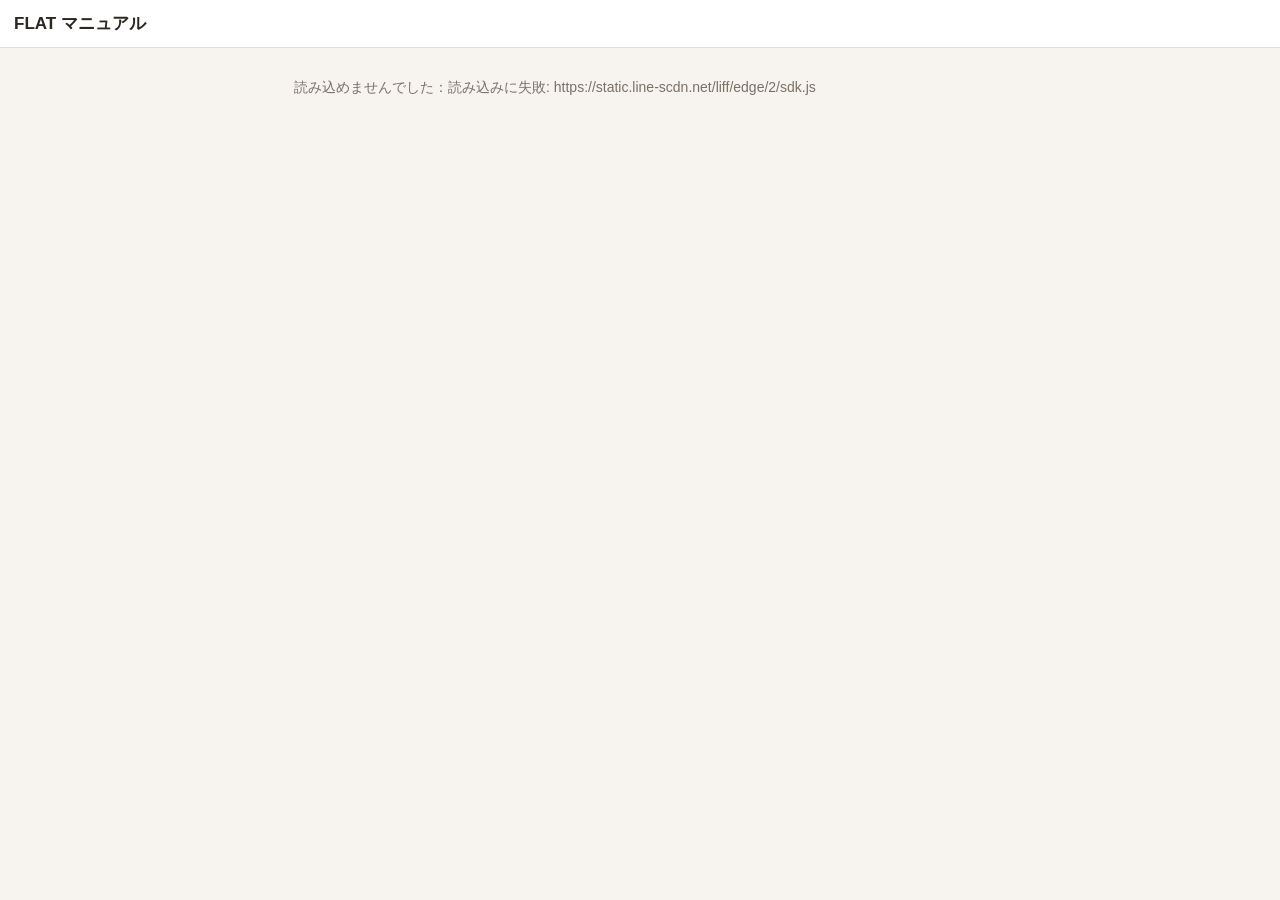
<file: docs/index.html>
<!DOCTYPE html>
<html lang="ja">
<head>
<meta charset="utf-8">
<meta name="viewport" content="width=device-width, initial-scale=1">
<title>FLAT マニュアル</title>
<script>
// LINEの通知から開いたとき（?liff.state=/edit.html?id=…）は、ほかの処理より先に目的のページへ移る
(function () {
  try {
    var st = new URLSearchParams(location.search).get('liff.state');
    var m = st && st.match(/([a-z]+\.html(?:\?[^#]*)?)/);
    if (m && m[1].indexOf('index.html') !== 0) {
      location.replace(location.pathname.replace(/[^/]*$/, '') + m[1] + location.hash);
    }
  } catch (e) {}
})();
</script>
<link rel="stylesheet" href="style.css?v=20261126g">
</head>
<body>
<header class="bar">
  <h1>FLAT マニュアル</h1>
  <a href="admin.html" id="adminLink" class="hidden">管理</a>
</header>
<main>
  <div id="gate" class="hidden"></div>

  <div id="content" class="hidden">
    <!-- フォルダのタブ -->
    <nav class="tabbar" id="folderTabs"></nav>
    <p class="muted hidden" id="dragHint" style="margin:-6px 0 8px;font-size:13px">フォルダ名を長押しして横にずらすと、自分用に並べ替えられます。</p>
    <!-- ブラウザで名前を選ぶ方式のとき -->
    <div class="card hidden" id="pickCard">
      <label class="field" style="margin:0">
        <span>あなたの名前</span>
        <select id="staff"></select>
      </label>
      <p class="muted" style="margin:6px 0 0">見た記録に使います。次回からは自動で選ばれます。</p>
    </div>
    <!-- LINEで本人確認できているとき -->
    <p class="muted hidden" id="whoLine" style="margin:0 0 8px"></p>

    <div class="card" style="padding:10px">
      <input type="text" id="q" placeholder="検索（タイトル・#タグ・フォルダ）">
      <div class="filters" id="storeRow">
        <select id="fStore"><option value="">すべての店舗</option></select>
      </div>
    </div>

    <div id="list" class="list"><p class="muted">読み込み中…</p></div>
  </div>
  <p class="muted" id="loading">読み込み中…</p>
</main>

<script src="config.js?v=20261126g"></script>
<script src="common.js?v=20261126g"></script>
<script>
(async function () {
  const $ = id => document.getElementById(id);
  let me;
  try {
    me = await FM.ready($('gate'), [['list'], ['meta']]);
  } catch (e) {
    $('loading').textContent = '読み込めませんでした：' + e.message;
    return;
  }
  $('loading').classList.add('hidden');
  $('content').classList.remove('hidden');

  // 管理リンクは、管理者と店舗責任者だけに出す
  if (me.mode !== 'line' || me.canEdit) $('adminLink').classList.remove('hidden');

  if (me.mode === 'legacy') {
    const sel = $('staff');
    $('pickCard').classList.remove('hidden');
    sel.innerHTML = '<option value="">選んでください</option>' +
      (me.candidates || []).map(n => `<option ${n === me.name ? 'selected' : ''}>${FM.esc(n)}</option>`).join('');
    sel.addEventListener('change', () => FM.store.set('staff', sel.value));
  } else {
    $('whoLine').textContent = me.mode === 'admin' ? '管理者として表示しています（記録は「管理者」になります）' : me.name + ' さん';
    $('whoLine').classList.remove('hidden');
  }

  let list = [], meta = { stores: [], folders: [] };
  try {
    [list, meta] = await Promise.all([FM.api('list'), FM.api('meta').catch(() => ({ stores: [], folders: [] }))]);
  } catch (e) {
    $('list').innerHTML = `<p class="muted">読み込めませんでした：${FM.esc(e.message)}</p>`;
    return;
  }

  // 絞り込みの選択肢（実際にマニュアルがあるものだけ）
  const used = (key) => Array.from(new Set(list.map(m => m[key]).filter(x => x)));
  const order = (names, ref) => names.sort((a, b) => {
    const ia = ref.indexOf(a), ib = ref.indexOf(b);
    return (ia < 0 ? 999 : ia) - (ib < 0 ? 999 : ib) || a.localeCompare(b, 'ja');
  });
  const stores = order(used('store'), meta.stores);
  let folders = order(used('folder'), meta.folders);
  // 自分で並べたフォルダの順（LINEの人はサーバーに、管理パスワードの端末はこの端末に保存）
  let myOrder = (me.folderOrder && me.folderOrder.length) ? me.folderOrder : FM.store.get('folderOrder', []);
  const applyMyOrder = () => {
    const pos = f => { const i = myOrder.indexOf(f); return i >= 0 ? i : 1000 + folders.indexOf(f); };
    folders = folders.slice().sort((a, b) => pos(a) - pos(b));
  };
  applyMyOrder();
  $('fStore').innerHTML += stores.map(s => `<option>${FM.esc(s)}</option>`).join('');
  if (stores.length < 2) $('storeRow').classList.add('hidden');
  // フォルダのタブ（'' = すべて、'__none' = フォルダなし）。前回選んだものを覚えておく
  let curFolder = FM.store.get('fFolder', '');
  if (curFolder && curFolder !== '__none' && folders.indexOf(curFolder) < 0) curFolder = '';
  $('fStore').value = FM.store.get('fStore', '');
  if ($('fStore').value !== FM.store.get('fStore', '')) $('fStore').value = '';

  function render() {
    const q = $('q').value.trim().toLowerCase();
    const words = q.split(/\s+/).filter(w => w).map(w => w.replace(/^[#＃]/, ''));
    const fs = $('fStore').value;
    // 店舗と検索で絞ったもの（タブの件数はこれで数える）
    const base = list.filter(m => {
      if (fs && m.store !== fs) return false;
      const hay = [m.title, m.folder, m.store].concat(m.tags || []).join(' ').toLowerCase();
      return words.every(w => hay.indexOf(w) >= 0);
    });
    const count = f => base.filter(m => f === '' ? true : f === '__none' ? !m.folder : m.folder === f).length;
    const tabs = [['', 'すべて']].concat(folders.map(f => [f, f]));
    if (list.some(m => !m.folder)) tabs.push(['__none', 'フォルダなし']);
    $('folderTabs').innerHTML = tabs.map(([v, l]) =>
      `<button data-folder="${FM.esc(v)}" class="${v === curFolder ? 'on' : ''}${v && v !== '__none' ? ' movable' : ''}">${FM.esc(l)}<span class="n">${count(v)}</span></button>`).join('');
    $('dragHint').classList.toggle('hidden', folders.length < 2 || FM.store.get('dragHintSeen', false));

    if (!list.length) { $('list').innerHTML = '<p class="muted">公開中のマニュアルはまだありません。</p>'; return; }
    const hit = base.filter(m => curFolder === '' ? true : curFolder === '__none' ? !m.folder : m.folder === curFolder);
    if (!hit.length) {
      $('list').innerHTML = base.length && curFolder
        ? `<p class="muted">このフォルダには見つかりませんでした。<a href="#" id="toAll">すべて（${base.length}件）を見る</a></p>`
        : '<p class="muted">見つかりませんでした。</p>';
      return;
    }
    const card = m => `
        <a class="item" href="view.html?id=${encodeURIComponent(m.id)}">
          ${FM.thumbHtml(m)}
          <div class="grow">
            <div><span class="chip-store">${FM.esc(m.store)}</span><strong>${FM.esc(m.title)}</strong></div>
            <div>${FM.tagsHtml(m.tags)}</div>
          </div>
        </a>`;
    if (curFolder) { $('list').innerHTML = hit.map(card).join(''); return; }
    // 「すべて」のときはフォルダごとにまとめる
    const groups = {};
    hit.forEach(m => { const k = m.folder || 'フォルダなし'; (groups[k] = groups[k] || []).push(m); });
    const keys = order(Object.keys(groups), folders.concat(['フォルダなし'])); // 自分で並べた順
    $('list').innerHTML = keys.map(k => `
      <div class="folder-head">📁 ${FM.esc(k)} <span class="count">${groups[k].length}</span></div>
      ${groups[k].map(card).join('')}`).join('');
  }

  function setFolder(f) {
    curFolder = f; FM.store.set('fFolder', f); render();
    const on = $('folderTabs').querySelector('button.on');
    if (on) on.scrollIntoView({ inline: 'center', block: 'nearest' });
  }
  $('folderTabs').addEventListener('click', e => {
    if (dragJustEnded) { e.preventDefault(); return; }
    const b = e.target.closest('button[data-folder]'); if (b) setFolder(b.dataset.folder);
  });

  /* ---------- フォルダのタブを長押しして、横にずらして並べ替える ---------- */
  const bar = $('folderTabs');
  let press = null, drag = null, dragJustEnded = false;
  function startPress(x, y, target) {
    const b = target.closest && target.closest('button.movable');
    if (!b) return;
    press = { b, x, y, timer: setTimeout(() => beginDrag(b, x), 450) };
  }
  function cancelPress() { if (press) { clearTimeout(press.timer); press = null; } }
  // 動かしているタブは指についてくる。ほかのタブは、空いた場所へなめらかに押しのけられる
  const cx = clientX => clientX - bar.getBoundingClientRect().left + bar.scrollLeft; // タブの列の中での位置
  function beginDrag(b, x) {
    press = null;
    const items = Array.from(bar.querySelectorAll('button.movable'));
    const br = bar.getBoundingClientRect();
    const slots = items.map(el => { const r = el.getBoundingClientRect(); return { el, left: r.left - br.left + bar.scrollLeft, width: r.width }; });
    const from = items.indexOf(b);
    const gap = slots.length > 1 ? (slots[1].left - slots[0].left - slots[0].width) : 6;
    drag = { b, items, slots, from, to: from, gap, startX: cx(x), lastClient: x, raf: 0 };
    items.forEach(el => { el.style.transition = el === b ? 'none' : 'transform .22s cubic-bezier(.2,.8,.2,1)'; });
    b.classList.add('dragging');
    bar.classList.add('sorting');
    try { navigator.vibrate && navigator.vibrate(30); } catch (e) {}
    const loop = () => { if (!drag) return; edgeScroll(); layout(); drag.raf = requestAnimationFrame(loop); };
    drag.raf = requestAnimationFrame(loop);
  }
  function layout() {
    const d = drag;
    const dx = cx(d.lastClient) - d.startX;
    const me0 = d.slots[d.from];
    // 端より外へは行かせない
    const minDx = d.slots[0].left - me0.left, last = d.slots[d.slots.length - 1];
    const maxDx = last.left + last.width - (me0.left + me0.width);
    const mdx = Math.max(minDx - 20, Math.min(maxDx + 20, dx));
    d.b.style.transform = `translateX(${mdx}px) scale(1.08)`;
    // 中心がどのタブの中心を越えたかで、入る場所を決める
    const center = me0.left + me0.width / 2 + mdx;
    let to = 0;
    d.slots.forEach((sl, i) => { if (i !== d.from && sl.left + sl.width / 2 < center) to++; });
    d.to = to;
    const shift = me0.width + d.gap;
    d.slots.forEach((sl, i) => {
      if (i === d.from) return;
      let t = 0;
      if (d.from < to && i > d.from && i <= to) t = -shift;
      else if (d.from > to && i < d.from && i >= to) t = shift;
      sl.el.style.transform = t ? `translateX(${t}px)` : '';
    });
  }
  function edgeScroll() {
    const br = bar.getBoundingClientRect(), x = drag.lastClient;
    if (x < br.left + 44) bar.scrollLeft -= Math.ceil((br.left + 44 - x) / 4);
    else if (x > br.right - 44) bar.scrollLeft += Math.ceil((x - (br.right - 44)) / 4);
  }
  function moveDrag(x) { if (drag) drag.lastClient = x; }
  function endDrag() {
    if (!drag) return;
    const d = drag; drag = null;
    cancelAnimationFrame(d.raf);
    // 入る場所へすっと収める
    const order = d.items.slice(); order.splice(d.from, 1); order.splice(d.to, 0, d.b);
    let target = d.slots[0].left;
    for (let i = 0; i < d.to; i++) target += order[i].getBoundingClientRect().width + d.gap;
    d.b.style.transition = 'transform .18s ease-out';
    d.b.style.transform = `translateX(${target - d.slots[d.from].left}px)`;
    dragJustEnded = true; setTimeout(() => { dragJustEnded = false; }, 400);
    setTimeout(() => {
      d.b.classList.remove('dragging');
      bar.classList.remove('sorting');
      myOrder = order.map(el => el.dataset.folder);
      FM.store.set('folderOrder', myOrder);
      FM.store.set('dragHintSeen', true);
      const keep = bar.scrollLeft;
      applyMyOrder();
      render(); // 並べ直して描き直す（タブはまっさらになる）
      bar.scrollLeft = keep;
      if (d.from !== d.to && me.mode === 'line') FM.api('saveFolderOrder', { order: myOrder }).catch(() => FM.toast('並び順を保存できませんでした', true));
    }, 190);
  }
  // スマホ（指）
  bar.addEventListener('touchstart', e => { const t = e.touches[0]; startPress(t.clientX, t.clientY, e.target); }, { passive: true });
  bar.addEventListener('touchmove', e => {
    const t = e.touches[0];
    if (drag) { e.preventDefault(); moveDrag(t.clientX); return; }
    if (press && (Math.abs(t.clientX - press.x) > 8 || Math.abs(t.clientY - press.y) > 8)) cancelPress(); // ふつうの横スクロール
  }, { passive: false });
  bar.addEventListener('touchend', () => { cancelPress(); endDrag(); });
  bar.addEventListener('touchcancel', () => { cancelPress(); endDrag(); });
  bar.addEventListener('contextmenu', e => { if (press || drag) e.preventDefault(); });
  // パソコン（マウス）
  bar.addEventListener('mousedown', e => startPress(e.clientX, e.clientY, e.target));
  window.addEventListener('mousemove', e => {
    if (drag) { e.preventDefault(); moveDrag(e.clientX); return; }
    if (press && (Math.abs(e.clientX - press.x) > 8 || Math.abs(e.clientY - press.y) > 8)) cancelPress();
  });
  window.addEventListener('mouseup', () => { cancelPress(); endDrag(); });

  // タグから来たとき（#%23タグ）だけ検索欄に入れる。LINEが付ける #context_token=… などは無視する
  if (location.hash.length > 1) {
    try {
      const h = decodeURIComponent(location.hash.slice(1));
      if (/^[#＃]/.test(h) && h.indexOf('=') < 0) { $('q').value = h; curFolder = ''; }
    } catch (e) {}
  }
  $('q').addEventListener('input', render);
  $('fStore').addEventListener('change', () => { FM.store.set('fStore', $('fStore').value); render(); });
  // タグを押すと、そのタグで検索
  $('list').addEventListener('click', e => {
    if (e.target.id === 'toAll') { e.preventDefault(); setFolder(''); return; }
    const t = e.target.closest('.tag');
    if (!t) return;
    e.preventDefault();
    $('q').value = '#' + t.dataset.tag;
    curFolder = ''; FM.store.set('fFolder', '');
    render();
    window.scrollTo({ top: 0, behavior: 'smooth' });
  });
  render();
  const on0 = $('folderTabs').querySelector('button.on');
  if (on0) on0.scrollIntoView({ inline: 'center', block: 'nearest' });
})();
</script>
</body>
</html>
</file>
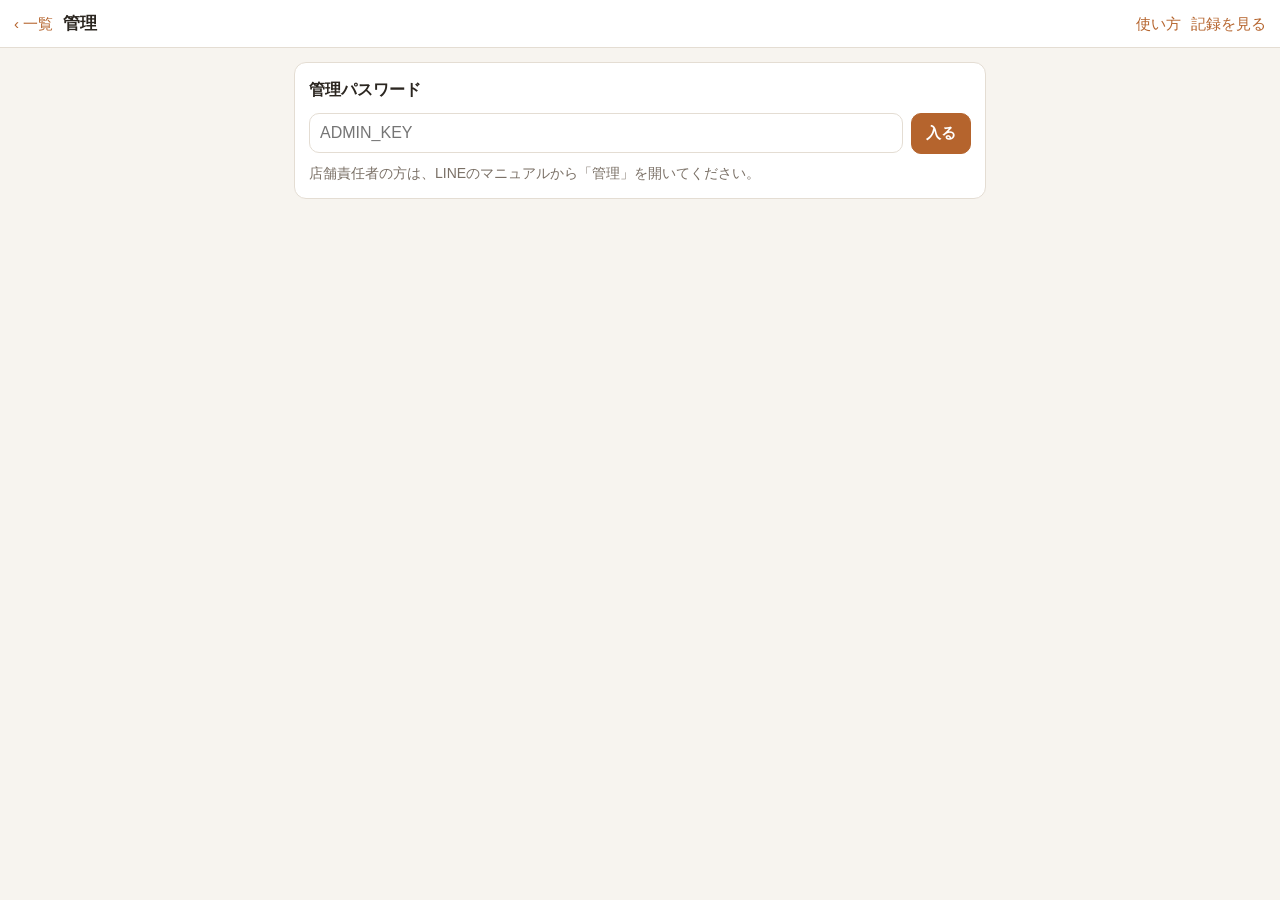
<file: docs/admin.html>
<!DOCTYPE html>
<html lang="ja">
<head>
<meta charset="utf-8">
<meta name="viewport" content="width=device-width, initial-scale=1">
<title>管理 - FLAT マニュアル</title>
<link rel="stylesheet" href="style.css?v=20261126g">
</head>
<body>
<header class="bar">
  <a href="index.html">‹ 一覧</a>
  <h1>管理</h1>
  <a href="help.html">使い方</a>
  <a href="progress.html">記録を見る</a>
</header>
<main>
  <div id="loginBox" class="card hidden">
    <h2>管理パスワード</h2>
    <div class="row">
      <input type="password" id="loginKey" class="grow" placeholder="ADMIN_KEY">
      <button class="primary" id="loginBtn">入る</button>
    </div>
    <p class="muted" id="loginNote" style="margin:8px 0 0">店舗責任者の方は、LINEのマニュアルから「管理」を開いてください。</p>
  </div>

  <div id="adminMain" class="hidden">
    <nav class="tabbar" id="adminTabs">
      <button data-tab="new">＋ 新規作成</button>
      <button data-tab="list">マニュアル一覧<span class="n" id="nList"></span></button>
      <button data-tab="review">申請中<span class="n" id="nReview"></span></button>
      <button data-tab="staff" class="admin-only">スタッフ<span class="n" id="nStaff"></span></button>
    </nav>

    <section data-pane="new" class="hidden">
    <!-- 新規作成 -->
    <div class="card">
      <h2>新しいマニュアルを作る <a href="help.html" style="font-size:13px;font-weight:400;color:var(--accent);margin-left:6px">投稿のしかた</a></h2>
      <div class="type-tabs">
        <button class="on" data-type="video">🎬 動画</button>
        <button data-type="recipe">📷 写真・レシピ</button>
      </div>
      <label class="field"><span>タイトル（空ならAIが付けます）</span><input type="text" id="newTitle"></label>
      <div class="video-only">
      <label class="field"><span>YouTubeのURL（あとからでもOK）</span><input type="url" id="newYt" placeholder="https://youtu.be/..."></label>
      <p class="muted" style="margin:-6px 0 12px;font-size:13px">YouTubeに上げていなければ空のままでOKです。動画は管理者のGoogleドライブに保存され、管理者がYouTubeに上げます。</p>
      </div>
      <div class="filters" style="margin:0 0 12px">
        <label><span class="muted" style="font-size:14px">店舗</span><select id="newStore"></select></label>
        <label><span class="muted" style="font-size:14px">フォルダ（新しく作るなら入力）</span><input type="text" id="newFolder" list="folderList" placeholder="例：パン製造"></label>
      </div>
      <datalist id="folderList"></datalist>
      <label class="field"><span>タグ（空ならAIが付けます。あとで直せます）</span><input type="text" id="newTags" placeholder="例：#クロワッサン #成形"></label>
      <!-- 写真・レシピ -->
      <div class="recipe-only hidden">
        <label class="field"><span>写真（何枚でも。1枚目が表紙になります）</span><input type="file" id="newPhotos" accept="image/*" multiple></label>
        <div class="photo-pick" id="photoPreview"></div>
        <label class="field" style="margin-top:12px"><span>レシピや説明（材料・分量・手順など。Talknoteの投稿をそのまま貼ってもOK）</span>
          <textarea id="newRecipeMemo" style="min-height:160px" placeholder="例：&#10;クロワッサン生地 20個分&#10;強力粉 1000g&#10;バター 500g（折り込み用）&#10;…"></textarea>
        </label>
        <button class="primary" id="recipeAiBtn" style="width:100%">AIで下書きを作る</button>
        <button id="recipePlainBtn" style="width:100%;margin-top:8px">AIを使わずに作る（写真とメモをそのまま下書きに）</button>
        <div class="progress" style="margin-top:10px"><div id="recipeBar"></div></div>
        <p class="muted" id="recipeMsg"></p>
      </div>

      <div class="video-only">
      <label class="field"><span>動画ファイル（YouTubeに上げたものと同じ動画）</span><input type="file" id="newVideo" accept="video/*"></label>
      <p class="muted" id="videoInfo"></p>

      <label class="field"><span>字幕の作り方</span>
        <select id="newMode">
          <option value="speech">話しながら撮った（声を字幕にする）</option>
          <option value="memo">無言で撮った（映像＋メモから作る）</option>
          <option value="voiceover">あとから声を入れる（アフレコ）</option>
        </select>
      </label>

      <label class="field" id="memoField"><span>作業メモ（コツや数値など。なくてもOK）</span>
        <textarea id="newMemo" placeholder="例：三つ折り→とじ目を下→手のひらで転がす（力は弱め）"></textarea>
      </label>

      <div id="voBox" class="hidden" style="margin-bottom:12px">
        <video id="voVideo" playsinline muted style="width:100%;border-radius:10px;background:#000"></video>
        <div class="row" style="margin-top:8px">
          <button id="voStart">録音しながら再生</button>
          <button id="voStop" disabled>止める</button>
          <span class="muted" id="voInfo">動画ファイルを選ぶと録音できます</span>
        </div>
        <audio id="voPlay" controls class="hidden" style="width:100%;margin-top:8px"></audio>
      </div>

      <button class="primary" id="genBtn" style="width:100%">AIで下書きを作る</button>
      <p class="muted" style="margin:6px 0 0">動画を送り終わるまでは画面を開いたままにしてください。送り終われば閉じても大丈夫です。</p>
      <div class="progress" style="margin-top:10px"><div id="genBar"></div></div>
      <p class="muted" id="genMsg"></p>
      </div>
    </div>

    <!-- スプレッドシートから取り込む（管理者だけ） -->
    <div class="card admin-only">
      <h2>スプレッドシートから取り込む</h2>
      <p class="muted" style="margin-top:0">シートごとに1品ずつ、写真・レシピの下書きを作ります。写真はシートの上から順に並べ、写真に書かれた文字やセルの文字もAIが読み取ります。</p>
      <div class="row">
        <input type="url" id="impUrl" class="grow" placeholder="https://docs.google.com/spreadsheets/d/...">
        <button id="impLoad">シートを読み込む</button>
      </div>
      <div id="impBox" class="hidden" style="margin-top:12px">
        <p id="impTitle" style="margin:0 0 6px;font-weight:700"></p>
        <div class="row" style="margin-bottom:6px">
          <button class="small" id="impAll">すべて選ぶ</button><button class="small" id="impNone">すべて外す</button>
        </div>
        <div id="impSheets"></div>
        <div class="filters" style="margin:10px 0">
          <label><span class="muted" style="font-size:14px">店舗</span><select id="impStore"></select></label>
          <label><span class="muted" style="font-size:14px">フォルダ</span><input type="text" id="impFolder" list="folderList" value="サンド"></label>
        </div>
        <label class="field"><span>共通のタグ（任意）</span><input type="text" id="impTags" placeholder="例：#サンド"></label>
        <button class="primary" id="impGo" style="width:100%">選んだシートを取り込む</button>
        <p class="muted" id="impMsg"></p>
      </div>
    </div>

    </section>

    <!-- 一覧 -->
    <section data-pane="list" class="hidden">
      <div class="card" style="padding:10px">
        <input type="text" id="aq" placeholder="検索（タイトル・#タグ・フォルダ）">
        <div class="filters">
          <select id="aStatus">
            <option value="">すべての状態</option>
            <option value="published">公開中</option>
            <option value="draft">下書き</option>
            <option value="processing">作成中</option>
            <option value="error">エラー</option>
          </select>
          <select id="aFolder"><option value="">すべてのフォルダ</option></select>
        </div>
      </div>
      <div id="allList" class="list"><p class="muted">読み込み中…</p></div>
    </section>

    <!-- 申請中 -->
    <section data-pane="review" class="hidden">
      <p class="muted" style="margin:0 0 8px" id="reviewNote">公開の申請が来ているマニュアルです。開いて中身を確かめ、「確認して公開する」か「差し戻す」を押してください。</p>
      <div id="reviewList" class="list"><p class="muted">読み込み中…</p></div>
    </section>

    <!-- スタッフ（管理者だけ） -->
    <section data-pane="staff" class="hidden">
    <div class="card admin-only">
      <h2>スタッフ <span class="badge hidden" id="pendingBadge"></span></h2>
      <p class="muted" style="margin-top:0">LINEで開いて名前を選んだ人は「承認待ち」になります。承認すると見られるようになります。辞めた人は「無効にする」で見られなくなります（記録は残ります）。</p>
      <div class="row" style="margin-bottom:10px">
        <input type="text" id="newStaff" class="grow" placeholder="新しいスタッフの名前">
        <button id="addStaffBtn">追加</button>
      </div>
      <div id="staffList"><p class="muted">読み込み中…</p></div>
    </div>
    <p class="muted admin-only"><button class="small" id="logoutBtn">この端末からパスワードを消す</button></p>
    </section>
  </div>
</main>

<script src="config.js?v=20261126g"></script>
<script src="common.js?v=20261126g"></script>
<script src="admin.js?v=20261126g"></script>
<script>
(function () {
  const $ = id => document.getElementById(id);

  const badge = {
    published: '<span class="badge">公開中</span>',
    draft: '<span class="badge draft">下書き</span>',
    processing: '<span class="badge" style="background:#fff6e8;color:#b5642d">作成中…</span>',
    review: '<span class="badge" style="background:#e8f0fb;color:#2f5f9e">確認待ち</span>',
    error: '<span class="badge" style="background:#f8eaea;color:#b33a3a">エラー</span>'
  };
  const itemHtml = m => `
        <a class="item" href="edit.html?id=${encodeURIComponent(m.id)}">
          ${FM.thumbHtml(m)}
          <div class="grow"><div><span class="chip-store">${FM.esc(m.store)}</span><strong>${FM.esc(m.title)}</strong></div>
            <div class="muted" style="font-size:13px">${m.folder ? '📁 ' + FM.esc(m.folder) : 'フォルダなし'}${m.author ? '　✍ ' + FM.esc(m.author) : ''}</div>
            ${m.note ? `<div class="muted" style="font-size:13px">${FM.esc(m.note)}</div>` : ''}</div>
          ${badge[m.status] || badge.draft}
        </a>`;
  let all = [];
  function renderLists() {
    const reviews = all.filter(m => m.status === 'review');
    $('nReview').textContent = reviews.length || '';
    $('nReview').classList.toggle('alert', reviews.length > 0);
    $('nList').textContent = all.length || '';
    $('reviewList').innerHTML = reviews.length ? reviews.map(itemHtml).join('') : '<p class="muted">いま申請中のものはありません。</p>';
    // 一覧：作成中・エラー・下書き・公開中の順（申請中も含める）
    const words = $('aq').value.trim().toLowerCase().split(/\s+/).filter(w => w).map(w => w.replace(/^[#＃]/, ''));
    const st = $('aStatus').value, ff = $('aFolder').value;
    const rank = { review: 0, processing: 1, error: 2, draft: 3, published: 4 };
    const hit = all.filter(m => {
      if (st && m.status !== st) return false;
      if (ff === '__none' ? !!m.folder : (ff && m.folder !== ff)) return false;
      const hay = [m.title, m.folder, m.store, m.author].concat(m.tags || []).join(' ').toLowerCase();
      return words.every(w => hay.indexOf(w) >= 0);
    }).sort((a, b) => (rank[a.status] ?? 5) - (rank[b.status] ?? 5));
    $('allList').innerHTML = !all.length ? '<p class="muted">まだありません</p>'
      : hit.length ? hit.map(itemHtml).join('') : '<p class="muted">見つかりませんでした。</p>';
  }
  async function loadList() {
    try {
      all = await FMA.adminApi('listAll');
      // フォルダの選択肢（使われているものだけ、決めた順に）
      const used = Array.from(new Set(all.map(m => m.folder).filter(x => x)));
      used.sort((a, b) => ((meta.folders.indexOf(a) + 1) || 999) - ((meta.folders.indexOf(b) + 1) || 999) || a.localeCompare(b, 'ja'));
      const cur = $('aFolder').value;
      $('aFolder').innerHTML = '<option value="">すべてのフォルダ</option>' + used.map(f => `<option>${FM.esc(f)}</option>`).join('') +
        (all.some(m => !m.folder) ? '<option value="__none">フォルダなし</option>' : '');
      $('aFolder').value = cur;
      renderLists();
      // 作成中のものがあれば、しばらくして一覧を読み直す
      clearTimeout(window._listTimer);
      if (all.some(m => m.status === 'processing')) window._listTimer = setTimeout(loadList, 20000);
    } catch (e) { $('allList').innerHTML = `<p class="muted">${FM.esc(e.message)}</p>`; }
  }
  $('aq').addEventListener('input', renderLists);
  $('aStatus').addEventListener('change', renderLists);
  $('aFolder').addEventListener('change', renderLists);

  // タブ
  let isAdmin = false;
  function showTab(t) {
    if (t === 'staff' && !isAdmin) t = 'list';
    if (!document.querySelector(`section[data-pane="${t}"]`)) t = 'list';
    document.querySelectorAll('#adminTabs button').forEach(b => b.classList.toggle('on', b.dataset.tab === t));
    document.querySelectorAll('section[data-pane]').forEach(p => p.classList.toggle('hidden', p.dataset.pane !== t));
    FM.store.set('adminTab', t);
    window.scrollTo(0, 0);
  }
  $('adminTabs').addEventListener('click', e => {
    const b = e.target.closest('button[data-tab]'); if (b) showTab(b.dataset.tab);
  });

  function renderStaff(list) {
    const pending = list.filter(s => s.active && s.linked && !s.approved).length;
    $('pendingBadge').textContent = '承認待ち ' + pending;
    $('pendingBadge').classList.toggle('hidden', !pending);
    $('nStaff').textContent = pending || '';
    $('nStaff').classList.toggle('alert', pending > 0);
    $('staffList').innerHTML = list.length ? list.map(s => {
      let status, btns = '';
      if (!s.active) { status = '<span class="badge draft">無効</span>'; btns = `<button class="small" data-op="enable">有効に戻す</button>`; }
      else if (s.linked && !s.approved) { status = '<span class="badge">承認待ち</span>'; btns = `<button class="small primary" data-op="approve">承認</button>`; }
      else if (s.linked) { status = '<span class="badge" style="background:#eaf4ec;color:#3f7d4f">利用中</span>'; }
      else { status = '<span class="badge draft">未登録</span>'; }
      if (s.active) btns += ` <button class="small danger" data-op="disable">無効にする</button>`;
      if (s.linked) btns += ` <button class="small" data-op="unlink">LINE連携を外す</button>`;
      const mine = FM.storesOf(s.store);
      const storeChecks = meta.stores.filter(x => x !== '共通').map(x =>
        `<label class="chk"><input type="checkbox" data-store="${FM.esc(x)}" ${mine.indexOf(x) >= 0 ? 'checked' : ''}>${FM.esc(x)}</label>`).join('');
      const roleOpts = [['', 'スタッフ'], ['editor', '店舗責任者'], ['admin', '管理者']].map(([v, l]) => `<option value="${v}" ${v === s.role ? 'selected' : ''}>${l}</option>`).join('');
      return `<div class="edit-row" data-name="${FM.esc(s.name)}">
        <div class="row"><strong class="grow">${FM.esc(s.name)}</strong>${status}</div>
        ${s.lineName ? `<div class="muted" style="font-size:13px">LINEの名前：${FM.esc(s.lineName)}</div>` : ''}
        <div class="filters" style="margin-top:6px">
          <select data-set="role">${roleOpts}</select>
        </div>
        <div class="store-checks" title="店舗（3つまで）">${storeChecks}</div>
        <div class="row" style="margin-top:6px">${btns}</div>
      </div>`;
    }).join('') : '<p class="muted">まだいません</p>';
  }
  async function loadStaff() {
    try { renderStaff(await FMA.adminApi('staffList')); }
    catch (e) { $('staffList').innerHTML = `<p class="muted">${FM.esc(e.message)}</p>`; }
  }
  const opLabel = { approve: '承認', disable: '無効に', enable: '有効に', unlink: 'LINE連携を外' };
  $('staffList').addEventListener('click', async e => {
    const b = e.target.closest('button[data-op]'); if (!b) return;
    const name = b.closest('.edit-row').dataset.name;
    const op = b.dataset.op;
    if (op !== 'approve' && !window.confirm(`${name} さんを${opLabel[op]}します。よろしいですか？`)) return;
    b.disabled = true;
    try { renderStaff(await FMA.adminApi('staffUpdate', { name, op })); FM.toast('更新しました'); }
    catch (err) { FM.toast(err.message, true); b.disabled = false; }
  });
  $('staffList').addEventListener('change', async e => {
    // 店舗のチェック（3つまで）
    const cb = e.target.closest('input[data-store]');
    if (cb) {
      const row = cb.closest('.edit-row');
      const picked = Array.from(row.querySelectorAll('input[data-store]:checked')).map(x => x.dataset.store);
      if (picked.length > 3) { cb.checked = false; FM.toast('店舗は3つまでです', true); return; }
      try { renderStaff(await FMA.adminApi('staffUpdate', { name: row.dataset.name, op: 'set', store: picked.join(', ') })); FM.toast('更新しました'); }
      catch (err) { FM.toast(err.message, true); loadStaff(); }
      return;
    }
    const sel = e.target.closest('select[data-set]'); if (!sel) return;
    const name = sel.closest('.edit-row').dataset.name;
    const params = { name, op: 'set' };
    params[sel.dataset.set] = sel.value;
    if (sel.dataset.set === 'role' && sel.value && !window.confirm(`${name} さんを「${sel.options[sel.selectedIndex].text}」にします。マニュアルの投稿・編集ができるようになります。よろしいですか？`)) { loadStaff(); return; }
    try { renderStaff(await FMA.adminApi('staffUpdate', params)); FM.toast('更新しました'); }
    catch (err) { FM.toast(err.message, true); loadStaff(); }
  });
  $('addStaffBtn').onclick = async () => {
    const name = $('newStaff').value.trim();
    if (!name) return;
    try { renderStaff(await FMA.adminApi('staffAdd', { name })); $('newStaff').value = ''; FM.toast('追加しました'); }
    catch (err) { FM.toast(err.message, true); }
  };

  let meta = { stores: [], folders: [] };
  async function loadMeta(actor) {
    try { meta = Object.assign({ stores: [], folders: [] }, await FMA.adminApi('meta')); } catch (e) {}
    if (!meta.stores.length) meta.stores = ['共通'];
    const stores = actor.role === 'admin' ? meta.stores : ['共通'].concat(FM.storesOf(actor.store));
    $('newStore').innerHTML = stores.map(x => `<option>${FM.esc(x)}</option>`).join('');
    $('newStore').value = actor.role === 'admin' ? '共通' : (FM.storesOf(actor.store)[0] || '共通');
    $('folderList').innerHTML = meta.folders.map(f => `<option value="${FM.esc(f)}">`).join('');
  }

  // スプレッドシートから取り込む
  $('impLoad').onclick = async () => {
    const url = $('impUrl').value.trim();
    if (!url) { FM.toast('URLを入れてください', true); return; }
    $('impLoad').disabled = true; $('impLoad').textContent = '読み込み中…';
    try {
      const r = await FMA.adminApi('sheetList', { url });
      $('impTitle').textContent = '「' + r.title + '」のシート';
      $('impSheets').innerHTML = r.sheets.map(sh => `
        <label class="row" style="gap:8px;padding:6px 0;border-bottom:1px solid var(--line)">
          <input type="checkbox" value="${FM.esc(sh.name)}" ${sh.images > 0 ? 'checked' : ''}>
          <span class="grow">${FM.esc(sh.name)}</span>
          <span class="muted" style="font-size:13px">${sh.images ? '写真 ' + sh.images + '枚' : (sh.hasText ? '文字のみ' : '空')}</span>
        </label>`).join('');
      $('impStore').innerHTML = meta.stores.map(x => `<option>${FM.esc(x)}</option>`).join('');
      $('impStore').value = '共通';
      $('impBox').classList.remove('hidden');
    } catch (e) { FM.toast(e.message, true); }
    finally { $('impLoad').disabled = false; $('impLoad').textContent = 'シートを読み込む'; }
  };
  $('impAll').onclick = () => $('impSheets').querySelectorAll('input').forEach(c => c.checked = true);
  $('impNone').onclick = () => $('impSheets').querySelectorAll('input').forEach(c => c.checked = false);
  $('impGo').onclick = async () => {
    const sheets = Array.from($('impSheets').querySelectorAll('input:checked')).map(c => c.value);
    if (!sheets.length) { FM.toast('シートを選んでください', true); return; }
    if (!window.confirm(sheets.length + '品を取り込みます。よろしいですか？')) return;
    $('impGo').disabled = true;
    try {
      await FMA.adminApi('importSheets', {
        url: $('impUrl').value.trim(), sheets, store: $('impStore').value,
        folder: $('impFolder').value.trim(), tags: $('impTags').value.trim()
      });
      $('impMsg').textContent = '受け付けました。写真を取り出してから、1品ずつAIが下書きを作ります。できたものからLINEでお知らせします（' + sheets.length + '品で数十分かかることがあります）。この画面は閉じて大丈夫です。';
      FM.toast('受け付けました');
      setTimeout(loadList, 60000);
    } catch (e) { FM.toast(e.message, true); }
    finally { $('impGo').disabled = false; }
  };

  FMA.requireLogin(async actor => {
    isAdmin = actor.role === 'admin';
    $('reviewNote').textContent = isAdmin
      ? '公開の申請が来ているマニュアルです。開いて中身を確かめ、「確認して公開する」か「差し戻す」を押してください。'
      : '公開を申請して、管理者の確認を待っているマニュアルです。';
    showTab(FM.store.get('adminTab', 'list'));
    await loadMeta(actor);
    loadList();
    if (actor.role === 'admin') loadStaff();
    else document.querySelector('header.bar h1').textContent = '管理（' + (actor.store || '') + ' ' + actor.name + '）';
  }, [['meta'], ['listAll'], ['staffList']]);
  $('logoutBtn').onclick = () => { FM.store.remove('adminKey'); location.reload(); };

  // 作り方の切り替え
  const syncMode = () => {
    const m = $('newMode').value;
    $('voBox').classList.toggle('hidden', m !== 'voiceover');
    $('memoField').querySelector('span').textContent =
      m === 'memo' ? '作業メモ（コツや数値など。短くてOK）' : '補足メモ（なくてもOK）';
  };
  $('newMode').onchange = syncMode;
  syncMode();

  // 動画を選んだとき
  let videoUrl = null;
  $('newVideo').onchange = () => {
    const f = $('newVideo').files[0];
    if (!f) return;
    const mb = f.size / 1024 / 1024;
    $('videoInfo').textContent = `${f.name}（${mb.toFixed(0)}MB）` +
      (mb > 300 ? '　大きいので時間がかかります。720p・5分以内がおすすめです' : '');
    if (videoUrl) URL.revokeObjectURL(videoUrl);
    videoUrl = URL.createObjectURL(f);
    $('voVideo').src = videoUrl;
    $('voInfo').textContent = '「録音しながら再生」で、動画を見ながら説明を吹き込めます';
  };

  // アフレコの録音
  let recorder = null, chunks = [], voiceBlob = null, stream = null;
  $('voStart').onclick = async () => {
    if (!videoUrl) { FM.toast('先に動画ファイルを選んでください', true); return; }
    try {
      stream = await navigator.mediaDevices.getUserMedia({ audio: true });
    } catch (e) { FM.toast('マイクが使えません：' + e.message, true); return; }
    chunks = [];
    recorder = new MediaRecorder(stream);
    recorder.ondataavailable = e => { if (e.data.size) chunks.push(e.data); };
    recorder.onstop = () => {
      stream.getTracks().forEach(t => t.stop());
      voiceBlob = new Blob(chunks, { type: recorder.mimeType || 'audio/mp4' });
      $('voPlay').src = URL.createObjectURL(voiceBlob);
      $('voPlay').classList.remove('hidden');
      $('voInfo').textContent = '録音できました。やり直すときはもう一度「録音しながら再生」';
      $('voStart').disabled = false; $('voStop').disabled = true;
    };
    const v = $('voVideo');
    v.currentTime = 0;
    recorder.start();
    await v.play();
    $('voStart').disabled = true; $('voStop').disabled = false;
    $('voInfo').textContent = '録音中…（動画が終わると自動で止まります）';
  };
  const stopRec = () => { if (recorder && recorder.state === 'recording') { recorder.stop(); $('voVideo').pause(); } };
  $('voStop').onclick = stopRec;
  $('voVideo').onended = stopRec;

  // 動画／写真・レシピの切り替え
  document.querySelectorAll('.type-tabs button').forEach(b => b.onclick = () => {
    document.querySelectorAll('.type-tabs button').forEach(x => x.classList.toggle('on', x === b));
    const recipe = b.dataset.type === 'recipe';
    document.querySelectorAll('.video-only').forEach(el => el.classList.toggle('hidden', recipe));
    document.querySelectorAll('.recipe-only').forEach(el => el.classList.toggle('hidden', !recipe));
  });

  // 写真を選んだら、縮めてプレビュー
  let photos = []; // { full: dataURL, thumb: dataURL }
  $('newPhotos').onchange = async () => {
    const files = Array.from($('newPhotos').files || []);
    photos = [];
    $('photoPreview').innerHTML = '<span class="muted">写真を準備しています…</span>';
    for (const f of files) {
      try { photos.push({ full: await FM.resizeImage(f, 1600, 0.82), thumb: await FM.resizeImage(f, 200, 0.6) }); }
      catch (e) { FM.toast(f.name + ' を読み込めませんでした', true); }
    }
    $('photoPreview').innerHTML = photos.map(p => `<img src="${p.thumb}" alt="">`).join('');
  };

  async function uploadPhotos(prog) {
    const ids = [];
    for (let i = 0; i < photos.length; i++) {
      prog(i / Math.max(1, photos.length) * 0.8, `写真を送っています… ${i + 1}/${photos.length}`);
      const r = await FMA.adminApi('uploadImage', { data: photos[i].full });
      ids.push(r.id);
    }
    return ids;
  }

  function resetRecipeForm() {
    ['newTitle', 'newTags', 'newRecipeMemo'].forEach(k => $(k).value = '');
    $('newPhotos').value = ''; photos = []; $('photoPreview').innerHTML = '';
  }

  async function createRecipe(useAi) {
    const memo = $('newRecipeMemo').value.trim();
    if (!photos.length && !memo) { FM.toast('写真かメモのどちらかを入れてください', true); return; }
    const btns = [$('recipeAiBtn'), $('recipePlainBtn')];
    btns.forEach(b => b.disabled = true);
    const prog = (p, msg) => { $('recipeBar').style.width = Math.round(p * 100) + '%'; $('recipeMsg').textContent = msg; };
    try {
      const ids = await uploadPhotos(prog);
      const common = {
        store: $('newStore').value, folder: $('newFolder').value.trim(), tags: $('newTags').value.trim(),
        coverThumb: photos[0] ? photos[0].thumb : ''
      };
      if (useAi) {
        prog(0.9, '受付しています…');
        await FMA.adminApi('queueRecipe', Object.assign({ title: $('newTitle').value.trim(), memo, images: ids }, common));
        prog(1, '受け付けました。AIが裏で下書きを作ります。できたらLINEでお知らせするので、この画面は閉じて大丈夫です。');
        FM.toast('受け付けました。閉じて大丈夫です');
        resetRecipeForm();
        loadList();
      } else {
        prog(0.9, '下書きを作っています…');
        const steps = ids.map((id, i) => ({ start: 0, image: id, title: { ja: '手順' + (i + 1) }, desc: { ja: '' } }));
        const r = await FMA.adminApi('save', { manual: Object.assign({
          type: 'recipe', title: $('newTitle').value.trim() || '新しいレシピ', status: 'draft',
          body: memo, cover: ids[0] || '', tags: FM.parseTags(common.tags), steps, subs: [], quiz: [], ingredients: []
        }, common, { tags: FM.parseTags(common.tags) }) });
        prog(1, 'できました。編集画面を開きます');
        location.href = 'edit.html?id=' + encodeURIComponent(r.id);
      }
    } catch (e) {
      FM.toast(e.message, true);
      $('recipeMsg').textContent = 'エラー：' + e.message;
    } finally {
      btns.forEach(b => b.disabled = false);
    }
  }
  $('recipeAiBtn').onclick = () => createRecipe(true);
  $('recipePlainBtn').onclick = () => createRecipe(false);

  // 下書きを作る
  $('genBtn').onclick = async () => {
    const f = $('newVideo').files[0];
    const mode = $('newMode').value;
    if (!f) { FM.toast('動画ファイルを選んでください', true); return; }
    if (mode === 'voiceover' && !voiceBlob) { FM.toast('先に録音してください', true); return; }
    const btn = $('genBtn');
    btn.disabled = true;
    const prog = (p, msg) => { $('genBar').style.width = Math.round(p * 100) + '%'; $('genMsg').textContent = msg; };
    try {
      const ytUrl = $('newYt').value.trim();
      const video = await FMA.uploadToGemini(f, '動画', (p, m) => prog(p * 0.8, m),
        { noWait: true, toDrive: !ytUrl, driveName: ($('newTitle').value.trim() || f.name || '動画') });
      let audio = null;
      if (mode === 'voiceover') {
        prog(0.8, '録音を変換しています…');
        const wav = await FMA.toWav(voiceBlob);
        audio = await FMA.uploadToGemini(wav, '録音', (p, m) => prog(0.8 + p * 0.08, m), { noWait: true });
      }
      prog(0.9, '受付しています…');
      await FMA.adminApi('queue', {
        title: $('newTitle').value.trim(),
        youtubeId: $('newYt').value.trim(),
        store: $('newStore').value, folder: $('newFolder').value.trim(), tags: $('newTags').value.trim(),
        driveFileId: video.driveFileId || '',
        mode, memo: $('newMemo').value.trim(), video, audio
      });
      prog(1, '受け付けました。AIが裏で下書きを作ります。できたらLINEでお知らせするので、この画面は閉じて大丈夫です。');
      FM.toast('受け付けました。閉じて大丈夫です');
      ['newTitle', 'newYt', 'newMemo', 'newTags'].forEach(k => $(k).value = '');
      if (!meta.folders.includes($('newFolder').value.trim())) loadMeta(FMA.actor);
      $('newVideo').value = ''; $('videoInfo').textContent = '';
      voiceBlob = null; $('voPlay').classList.add('hidden');
      btn.disabled = false;
      loadList();
    } catch (e) {
      FM.toast(e.message, true);
      $('genMsg').textContent = 'エラー：' + e.message;
      btn.disabled = false;
    }
  };
})();
</script>
</body>
</html>
</file>
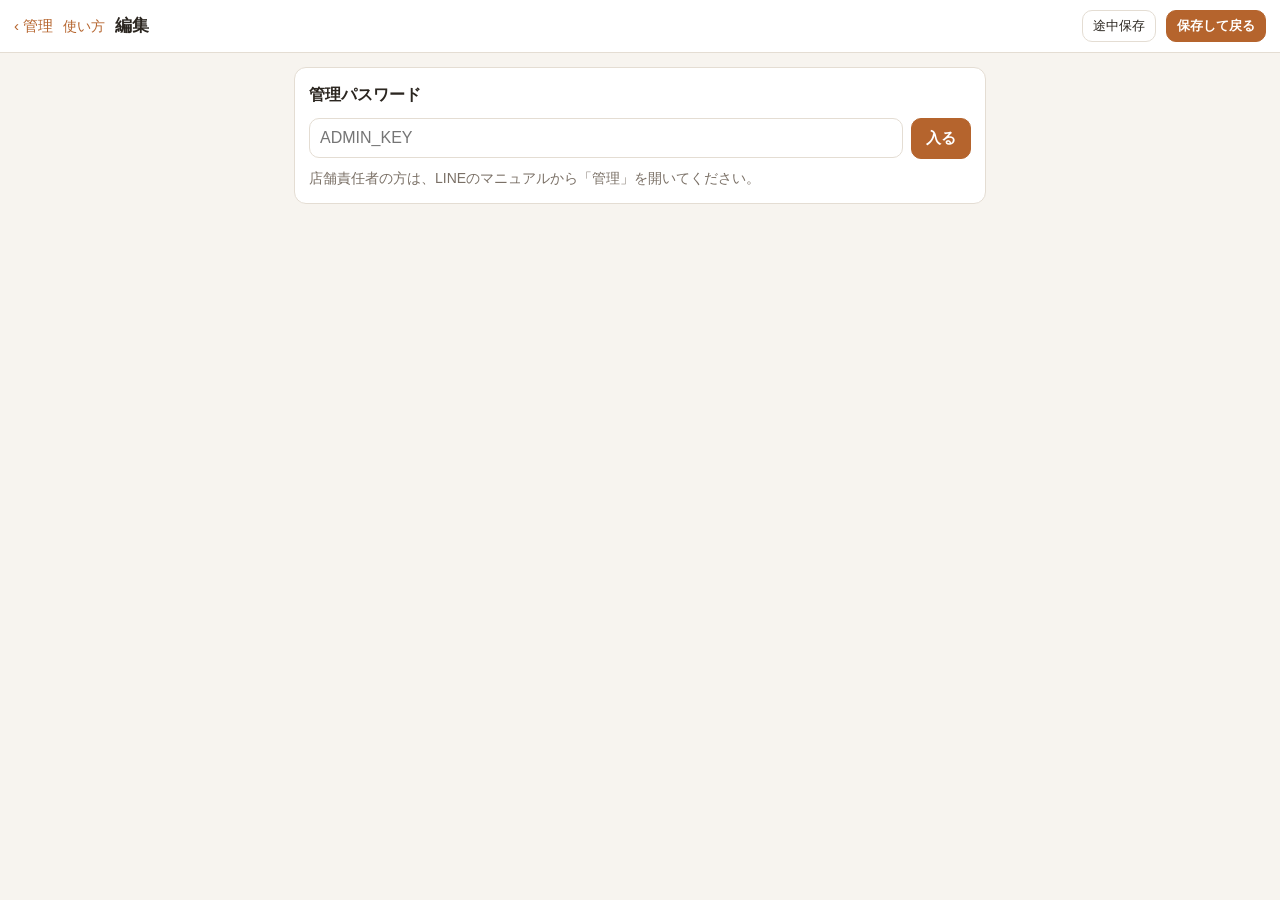
<file: docs/edit.html>
<!DOCTYPE html>
<html lang="ja">
<head>
<meta charset="utf-8">
<meta name="viewport" content="width=device-width, initial-scale=1">
<title>編集 - FLAT マニュアル</title>
<link rel="stylesheet" href="style.css?v=20261126g">
</head>
<body>
<header class="bar">
  <a href="admin.html">‹ 管理</a>
  <a href="help.html#edit" style="font-size:14px">使い方</a>
  <h1 id="hTitle">編集</h1>
  <button class="small" id="saveBtn">途中保存</button>
  <button class="primary small" id="saveBackBtn">保存して戻る</button>
</header>
<main>
  <div id="loginBox" class="card hidden">
    <h2>管理パスワード</h2>
    <div class="row">
      <input type="password" id="loginKey" class="grow" placeholder="ADMIN_KEY">
      <button class="primary" id="loginBtn">入る</button>
    </div>
    <p class="muted" id="loginNote" style="margin:8px 0 0">店舗責任者の方は、LINEのマニュアルから「管理」を開いてください。</p>
  </div>

  <div id="adminMain" class="hidden">
    <div id="statusNote" class="card hidden" style="border-color:#e8c9a8;background:#fffaf5"></div>
    <div id="driveNote" class="card hidden" style="border-color:#b9cde8;background:#f5f9ff">
      <strong>この動画はまだYouTubeに上がっていません。</strong>
      <p class="muted" style="margin:6px 0 10px">管理者がGoogleドライブの動画をYouTube（FLAT マニュアル）に限定公開で上げて、下の「YouTubeのURL」に入れてください。URLを入れて保存すると、ドライブの動画は自動でゴミ箱に移ります。</p>
      <a class="btn small admin-only" id="driveLink" target="_blank">ドライブの動画を開く</a>
    </div>
    <!-- 公開申請・確認 -->
    <div id="reviewBox" class="card hidden"></div>
    <div class="card">
      <label class="field"><span>タイトル</span><input type="text" id="title"></label>
      <label class="field video-edit"><span>YouTubeのURL</span><input type="url" id="yt" placeholder="https://youtu.be/..."></label>
      <div class="filters" style="margin:0 0 12px">
        <label><span class="muted" style="font-size:14px">店舗</span><select id="store"></select></label>
        <label><span class="muted" style="font-size:14px">フォルダ（新しく作るなら入力）</span><input type="text" id="folder" list="folderList"></label>
      </div>
      <datalist id="folderList"></datalist>
      <label class="field"><span>タグ（スペースで区切る）</span><input type="text" id="tags" placeholder="例：#クロワッサン #成形"></label>
      <div class="row">
        <label class="row grow admin-only" style="gap:6px"><input type="checkbox" id="published"> 公開する（スタッフの一覧に出す）</label>
        <span class="grow editor-only muted" id="editorStatus" style="font-size:14px"></span>
        <a class="btn small" id="previewLink" target="_blank">表示を確認</a>
      </div>
    </div>

    <!-- 写真・レシピ用 -->
    <div class="card hidden" id="recipeCard">
      <h2>表紙と分量</h2>
      <img id="coverImg" class="recipe-cover hidden" alt="" style="max-height:240px">
      <div class="row" style="margin:8px 0 12px">
        <label class="btn small" style="margin:0">表紙の写真を変える<input type="file" accept="image/*" id="coverFile" class="hidden"></label>
      </div>
      <div class="row" style="margin-bottom:12px">
        <span class="muted">できあがり</span>
        <input type="text" inputmode="decimal" id="yieldQty" style="width:90px" placeholder="20">
        <input type="text" id="yieldUnit" style="width:120px" placeholder="個分">
      </div>
      <label class="field" style="margin:0"><span>補足（注意点や説明など）</span><textarea id="body" style="min-height:120px"></textarea></label>
    </div>

    <div id="playerCard" class="hidden">
      <div class="player-wrap"><div id="player"></div></div>
      <div class="row" style="margin:8px 0 14px">
        <span class="muted">今の位置 <strong id="now">0:00.0</strong></span>
        <span class="grow"></span>
        <button class="small" id="back2">−2秒</button>
        <button class="small" id="fwd2">＋2秒</button>
      </div>
    </div>
    <p id="noVideo" class="muted hidden">YouTubeのURLを入れて保存すると、ここに動画が出て、時間を合わせながら編集できます。</p>

    <div class="row" style="margin-bottom:10px">
      <span class="muted">編集する言語</span>
      <select id="lang" style="width:auto"></select>
      <span class="grow"></span>
      <button class="small" id="translateBtn">日本語から翻訳する</button>
    </div>

    <div class="tabs">
      <button data-tab="ingr" class="hidden" id="ingrTabBtn">材料</button>
      <button data-tab="steps" class="on">手順</button>
      <button data-tab="subs" id="subsTabBtn">字幕</button>
      <button data-tab="quiz">テスト</button>
      <button data-tab="reports">報告</button>
    </div>

    <section id="tab-steps">
      <div id="stepsList"></div>
      <button id="addStep" style="width:100%">＋ 手順を足す（今の位置から）</button>
    </section>

    <section id="tab-ingr" class="hidden">
      <p class="muted" style="margin-top:0">グループ（例：生地・フィリング）・材料・分量・単位・メモ。分量は数字だけにすると、スタッフの画面で個数に合わせて計算できます。</p>
      <div class="ingr-edit muted" style="font-size:12px"><span>グループ</span><span>材料</span><span>分量</span><span>単位</span><span></span></div>
      <div id="ingrList"></div>
      <button id="addIngr" style="width:100%">＋ 材料を足す</button>
    </section>

    <section id="tab-subs" class="hidden">
      <div class="row" style="margin-bottom:8px">
        <label class="row" style="gap:6px"><input type="checkbox" id="follow" checked> 再生中の字幕についていく</label>
      </div>
      <div id="subsList"></div>
      <button id="addSub" style="width:100%">＋ 字幕を足す（今の位置から）</button>
    </section>

    <section id="tab-quiz" class="hidden">
      <p class="muted">選択肢は1行に1つ。正解の番号を選んでください。テストは日本語だけです。</p>
      <div id="quizList"></div>
      <button id="addQuiz" style="width:100%">＋ 問題を足す</button>
    </section>

    <section id="tab-reports" class="hidden">
      <div id="reportsList"><p class="muted">読み込み中…</p></div>
    </section>

    <div class="card" style="margin-top:24px">
      <button class="danger" id="deleteBtn">このマニュアルを削除</button>
    </div>
  </div>
</main>

<script src="config.js?v=20261126g"></script>
<script src="common.js?v=20261126g"></script>
<script src="admin.js?v=20261126g"></script>
<script>
(function () {
  const $ = id => document.getElementById(id);
  const id = FM.qs('id');
  let m, player, YTref, lang = 'ja', baseLang = 'ja', stats = {};
  let changed = false;

  const fmt = s => { s = Math.max(0, Number(s) || 0); return Math.floor(s / 60) + ':' + (s % 60).toFixed(1).padStart(4, '0'); };
  const now = () => (player && player.getCurrentTime) ? Math.round(player.getCurrentTime() * 10) / 10 : 0;
  const markChanged = () => { changed = true; $('saveBtn').textContent = '途中保存 *'; };
  window.addEventListener('beforeunload', e => { if (changed) { e.preventDefault(); e.returnValue = ''; } });

  FMA.requireLogin(load, [['getDraft', { id }], ['meta']]);

  async function load(actor) {
    let meta = { stores: [], folders: [] };
    try {
      [m, meta] = await Promise.all([FMA.adminApi('getDraft', { id }), FMA.adminApi('meta').catch(() => meta)]);
    } catch (e) { FM.toast(e.message, true); return; }
    meta = Object.assign({ stores: [], folders: [] }, meta);
    m.store = m.store || '共通'; m.tags = m.tags || [];
    m.type = m.type || 'video'; m.ingredients = m.ingredients || [];
    const stores = actor.role === 'admin' ? meta.stores : ['共通'].concat(FM.storesOf(actor.store));
    if (stores.indexOf(m.store) < 0) stores.push(m.store);
    $('store').innerHTML = stores.map(x => `<option ${x === m.store ? 'selected' : ''}>${FM.esc(x)}</option>`).join('');
    $('folderList').innerHTML = meta.folders.map(f => `<option value="${FM.esc(f)}">`).join('');
    $('folder').value = m.folder || '';
    $('tags').value = (m.tags || []).map(t => '#' + t).join(' ');
    baseLang = m.langs[0];
    lang = baseLang;
    $('hTitle').textContent = m.title;
    $('title').value = m.title;
    $('yt').value = m.youtubeId ? 'https://youtu.be/' + m.youtubeId : '';
    $('published').checked = m.status === 'published';
    isAdmin = actor.role === 'admin';
    renderReview();
    if (m.driveFileId && !m.youtubeId) {
      $('driveLink').href = 'https://drive.google.com/file/d/' + encodeURIComponent(m.driveFileId) + '/view';
      $('driveNote').classList.remove('hidden');
    }
    if (m.status === 'draft' && /^差し戻し/.test(m.note || '')) {
      $('statusNote').innerHTML = '<strong>差し戻されました。</strong><br><span class="muted">' + FM.esc(m.note.replace(/^差し戻し：/, '')) + '</span><br><span class="muted">直したら、もう一度「公開を申請する」を押してください。</span>';
      $('statusNote').classList.remove('hidden');
    }
    if (m.status === 'processing' || m.status === 'error') {
      $('statusNote').innerHTML = m.status === 'processing'
        ? '<strong>AIが下書きを作っています。</strong><br><span class="muted">できたらLINEでお知らせします。少し待ってから開き直してください。</span>'
        : '<strong>下書きを作れませんでした。</strong><br><span class="muted">' + FM.esc(m.note || '') + '<br>動画を選び直して、新しく作り直してください。これは下の「削除」で消せます。</span>';
      $('statusNote').classList.remove('hidden');
    }
    $('previewLink').href = 'view.html?id=' + encodeURIComponent(m.id);
    $('lang').innerHTML = m.langs.map(l => `<option value="${l}">${FM.esc(m.langNames[l] || l)}</option>`).join('');
    setupRecipe();
    if (m.type === 'recipe') { document.querySelector('.tabs button[data-tab=ingr]').click(); }
    renderAll();
    setupPlayer();
    FMA.adminApi('stepStats', { id }).then(s => { stats = s || {}; renderSteps(); }).catch(() => {});
    FMA.adminApi('reports', { id }).then(renderReports).catch(() => {});
  }

  ['title', 'yt', 'folder', 'tags'].forEach(k => $(k).addEventListener('input', markChanged));
  $('store').addEventListener('change', markChanged);
  $('published').onchange = markChanged;
  $('lang').onchange = () => { lang = $('lang').value; renderAll(); };

  // タブ
  document.querySelectorAll('.tabs button').forEach(b => b.onclick = () => {
    document.querySelectorAll('.tabs button').forEach(x => x.classList.toggle('on', x === b));
    ['ingr', 'steps', 'subs', 'quiz', 'reports'].forEach(t => $('tab-' + t).classList.toggle('hidden', t !== b.dataset.tab));
  });

  /* ---------- 公開申請・確認 ---------- */
  let isAdmin = false;
  const statusLabel = { draft: '下書き', review: '確認待ち', published: '公開中', processing: '作成中', error: 'エラー' };
  function renderReview() {
    const box = $('reviewBox');
    $('editorStatus').textContent = '状態：' + (statusLabel[m.status] || m.status);
    if (isAdmin && m.status === 'review') {
      box.innerHTML = `<h2>公開の申請が来ています</h2>
        <p class="muted" style="margin-top:0">${FM.esc(m.author || '')} さんからの申請です。内容を確認して、公開するか差し戻してください。</p>
        <button class="primary" id="rvPublish" style="width:100%">確認して公開する</button>
        <label class="field" style="margin:12px 0 6px"><span>差し戻す理由（責任者のLINEに届きます）</span><textarea id="rvComment" placeholder="例：手順3の温度を入れてください"></textarea></label>
        <button id="rvReject" style="width:100%">差し戻す</button>`;
      box.classList.remove('hidden');
      $('rvPublish').onclick = () => decide('publish');
      $('rvReject').onclick = () => decide('reject');
    } else if (!isAdmin && (m.status === 'draft' || m.status === 'error')) {
      box.innerHTML = `<button class="primary" id="rvRequest" style="width:100%">公開を申請する</button>
        <p class="muted" style="margin:6px 0 0">管理者が確認してから、スタッフの一覧に公開されます。</p>`;
      box.classList.toggle('hidden', m.status === 'error');
      $('rvRequest').onclick = requestPublish;
    } else if (!isAdmin && m.status === 'review') {
      box.innerHTML = '<p style="margin:0">公開の確認待ちです。管理者が確認するとLINEでお知らせします。</p>';
      box.classList.remove('hidden');
    } else {
      box.classList.add('hidden');
    }
  }
  async function requestPublish() {
    if (changed && !(await save())) return;
    if (!window.confirm('管理者に公開を申請します。よろしいですか？')) return;
    try {
      await FMA.adminApi('requestPublish', { id: m.id });
      m.status = 'review'; renderReview();
      FM.toast('申請しました。確認されたらLINEでお知らせします');
    } catch (e) { FM.toast(e.message, true); }
  }
  async function decide(decision) {
    if (decision === 'publish') {
      if (changed && !(await save())) return;
      if (m.type !== 'recipe' && !$('yt').value.trim()) { FM.toast('先にYouTubeのURLを入れて保存してください', true); return; }
    }
    const comment = decision === 'reject' ? ($('rvComment').value || '').trim() : '';
    if (decision === 'reject' && !comment && !window.confirm('理由なしで差し戻しますか？')) return;
    try {
      const r = await FMA.adminApi('review', { id: m.id, decision, comment });
      m.status = r.status; $('published').checked = r.status === 'published'; renderReview();
      FM.toast(decision === 'publish' ? '公開しました' : '差し戻しました');
    } catch (e) { FM.toast(e.message, true); }
  }

  /* ---------- 動画 ---------- */
  async function setupPlayer() {
    if (m.type === 'recipe') return;
    if (!m.youtubeId) { $('noVideo').classList.remove('hidden'); return; }
    $('playerCard').classList.remove('hidden');
    YTref = await FM.loadYouTube();
    player = new YTref.Player('player', { videoId: m.youtubeId, playerVars: { playsinline: 1, rel: 0 } });
    let lastS = -2, lastU = -2;
    setInterval(() => {
      if (!player || !player.getCurrentTime) return;
      const t = player.getCurrentTime() || 0;
      $('now').textContent = fmt(t);
      const si = FM.indexAt(m.steps, t, false);
      if (si !== lastS) { lastS = si; markActive('stepsList', si, false); }
      const ui = FM.indexAt(m.subs, t, true);
      if (ui !== lastU) { lastU = ui; markActive('subsList', ui, $('follow').checked && !$('tab-subs').classList.contains('hidden')); }
    }, 300);
  }
  function markActive(listId, i, scroll) {
    const rows = $(listId).querySelectorAll('.edit-row');
    rows.forEach((r, k) => r.classList.toggle('active', k === i));
    if (scroll && rows[i] && document.activeElement && !rows[i].contains(document.activeElement)) {
      rows[i].scrollIntoView({ block: 'center', behavior: 'smooth' });
    }
  }
  const seek = t => { if (player && player.seekTo) { player.seekTo(Math.max(0, t), true); } };
  $('back2').onclick = () => seek(now() - 2);
  $('fwd2').onclick = () => seek(now() + 2);

  /* ---------- 表示 ---------- */
  function renderAll() { renderSteps(); renderSubs(); renderQuiz(); renderIngr(); }

  /* ---------- 写真・レシピ ---------- */
  let coverThumb; // 表紙を変えたときだけ送る
  function setupRecipe() {
    const isRecipe = m.type === 'recipe';
    $('recipeCard').classList.toggle('hidden', !isRecipe);
    $('ingrTabBtn').classList.toggle('hidden', !isRecipe);
    $('subsTabBtn').classList.toggle('hidden', isRecipe);
    document.querySelectorAll('.video-edit').forEach(el => el.classList.toggle('hidden', isRecipe));
    $('addStep').textContent = isRecipe ? '＋ 手順を足す' : '＋ 手順を足す（今の位置から）';
    if (!isRecipe) return;
    $('noVideo').classList.add('hidden');
    $('yieldQty').value = m.yieldQty || '';
    $('yieldUnit').value = m.yieldUnit || '';
    $('body').value = m.body || '';
    if (m.cover) { $('coverImg').setAttribute('data-photo', m.cover); $('coverImg').classList.remove('hidden'); FM.loadPhotos($('recipeCard')); }
    ['yieldQty', 'yieldUnit', 'body'].forEach(k => $(k).addEventListener('input', markChanged));
  }
  async function uploadPhoto(file) {
    const full = await FM.resizeImage(file, 1600, 0.82);
    const thumb = await FM.resizeImage(file, 200, 0.6);
    FM.toast('写真を送っています…');
    const r = await FMA.adminApi('uploadImage', { data: full });
    return { id: r.id, thumb, full };
  }
  $('coverFile').onchange = async () => {
    const f = $('coverFile').files[0]; if (!f) return;
    try {
      const p = await uploadPhoto(f);
      m.cover = p.id; coverThumb = p.thumb;
      $('coverImg').src = p.full; $('coverImg').dataset.loaded = p.id; $('coverImg').classList.remove('hidden');
      markChanged(); FM.toast('表紙を変えました。保存してください');
    } catch (e) { FM.toast(e.message, true); }
    $('coverFile').value = '';
  };

  function renderIngr() {
    if (m.type !== 'recipe') return;
    $('ingrList').innerHTML = m.ingredients.map((g, i) => `
      <div class="edit-row" data-i="${i}" style="padding:6px">
        <div class="ingr-edit" style="margin:0">
          <input type="text" data-f="group" value="${FM.esc(g.group)}" placeholder="生地">
          <input type="text" data-f="name" value="${FM.esc(g.name)}" placeholder="強力粉">
          <input type="text" data-f="amount" value="${FM.esc(g.amount)}" placeholder="1000" inputmode="decimal">
          <input type="text" data-f="unit" value="${FM.esc(g.unit)}" placeholder="g">
          <button class="small danger" data-act="del">×</button>
        </div>
        <input type="text" data-f="note" value="${FM.esc(g.note)}" placeholder="メモ（任意）" style="margin-top:4px;padding:6px;font-size:13px">
      </div>`).join('') || '<p class="muted">材料がありません（作業マニュアルなら空のままでOK）</p>';
  }
  bindList('ingrList', () => m.ingredients, (g, f, v) => { g[f] = v; }, (g, act, i) => {
    if (act === 'del') { m.ingredients.splice(i, 1); markChanged(); renderIngr(); }
  });
  $('addIngr').onclick = () => {
    const last = m.ingredients[m.ingredients.length - 1];
    m.ingredients.push({ group: last ? last.group : '', name: '', amount: '', unit: last ? last.unit : 'g', note: '' });
    markChanged(); renderIngr();
    const rows = $('ingrList').querySelectorAll('.edit-row');
    const el = rows[rows.length - 1]; if (el) el.querySelector('[data-f=name]').focus();
  };

  const ref = (txt) => (lang !== baseLang && txt) ? `<div class="muted" style="font-size:13px">日本語：${FM.esc(txt)}</div>` : '';

  function renderSteps() {
    if (m.type === 'recipe') {
      $('stepsList').innerHTML = m.steps.map((s, i) => `
      <div class="edit-row" data-i="${i}">
        <div class="row">
          <strong>${i + 1}</strong>
          <button class="small" data-act="up" ${i === 0 ? 'disabled' : ''}>↑</button>
          <button class="small" data-act="down" ${i === m.steps.length - 1 ? 'disabled' : ''}>↓</button>
          <span class="grow"></span>
          <button class="small danger" data-act="del">削除</button>
        </div>
        ${ref(s.title[baseLang])}
        <input type="text" data-f="title" value="${FM.esc(s.title[lang] || '')}" placeholder="見出し">
        ${ref(s.desc[baseLang])}
        <textarea data-f="desc" placeholder="やることとコツ">${FM.esc(s.desc[lang] || '')}</textarea>
        ${s.image ? `<img class="step-photo" data-photo="${FM.esc(s.image)}" alt="" style="width:100%;border-radius:8px;margin-top:6px;background:#eee;min-height:60px">` : ''}
        <div class="row" style="margin-top:6px">
          <label class="btn small" style="margin:0">${s.image ? '写真を変える' : '写真を付ける'}<input type="file" accept="image/*" class="hidden" data-act-file="photo"></label>
          ${s.image ? '<button class="small" data-act="nophoto">写真を外す</button><button class="small" data-act="tocover">表紙にする</button>' : ''}
        </div>
      </div>`).join('') || '<p class="muted">手順がありません</p>';
      FM.loadPhotos($('stepsList'));
      return;
    }
    m.steps.sort((a, b) => a.start - b.start);
    $('stepsList').innerHTML = m.steps.map((s, i) => `
      <div class="edit-row" data-i="${i}">
        <div class="row">
          <strong>${i + 1}</strong>
          <input type="text" class="time-input" data-f="start" value="${fmt(s.start)}">
          <button class="small" data-act="now">今</button>
          <button class="small" data-act="play">▶</button>
          <span class="grow muted" style="font-size:13px">${stats[i] ? '見られた回数 ' + stats[i] : ''}</span>
          <button class="small danger" data-act="del">削除</button>
        </div>
        ${ref(s.title[baseLang])}
        <input type="text" data-f="title" value="${FM.esc(s.title[lang] || '')}" placeholder="見出し">
        ${ref(s.desc[baseLang])}
        <textarea data-f="desc" placeholder="やることとコツ">${FM.esc(s.desc[lang] || '')}</textarea>
      </div>`).join('') || '<p class="muted">手順がありません</p>';
  }

  function renderSubs() {
    m.subs.sort((a, b) => a.start - b.start);
    $('subsList').innerHTML = m.subs.map((s, i) => `
      <div class="edit-row" data-i="${i}">
        <div class="row">
          <input type="text" class="time-input" data-f="start" value="${fmt(s.start)}">
          <button class="small" data-act="nowStart">今</button>
          <span>〜</span>
          <input type="text" class="time-input" data-f="end" value="${fmt(s.end)}">
          <button class="small" data-act="nowEnd">今</button>
          <button class="small" data-act="play">▶</button>
          <span class="grow"></span>
          <button class="small danger" data-act="del">削除</button>
        </div>
        ${ref(s.text[baseLang])}
        <textarea data-f="text">${FM.esc(s.text[lang] || '')}</textarea>
      </div>`).join('') || '<p class="muted">字幕がありません</p>';
  }

  function renderQuiz() {
    $('quizList').innerHTML = m.quiz.map((q, i) => `
      <div class="edit-row" data-i="${i}">
        <div class="row"><strong>Q${i + 1}</strong><span class="grow"></span><button class="small danger" data-act="del">削除</button></div>
        <input type="text" data-f="question" value="${FM.esc(q.question)}" placeholder="問題">
        <textarea data-f="choices" placeholder="選択肢（1行に1つ）">${FM.esc(q.choices.join('\n'))}</textarea>
        <div class="row" style="margin-top:6px"><span class="muted">正解</span>
          <select data-f="answer" style="width:auto">${q.choices.map((c, k) => `<option value="${k}" ${k === q.answer ? 'selected' : ''}>${k + 1}. ${FM.esc(c)}</option>`).join('')}</select>
        </div>
      </div>`).join('') || '<p class="muted">問題がありません</p>';
  }

  function renderReports(list) {
    $('reportsList').innerHTML = (list || []).length ? list.slice().reverse().map(r => {
      const s = m.subs[Number(r.subIdx)];
      return `<div class="edit-row">
        <div class="muted" style="font-size:13px">${FM.esc(String(r.ts).slice(0, 16).replace('T', ' '))}　${FM.esc(r.staff)}</div>
        ${s ? `<div class="muted" style="font-size:13px">字幕（${fmt(s.start)}）：${FM.esc(s.text[baseLang])}</div>` : ''}
        <div>${FM.esc(r.note)}</div>
      </div>`;
    }).join('') : '<p class="muted">報告はありません</p>';
  }

  /* ---------- 入力の反映 ---------- */
  function bindList(listId, arr, onField, onAct) {
    const el = $(listId);
    el.addEventListener('input', e => {
      const row = e.target.closest('.edit-row'); if (!row) return;
      const f = e.target.dataset.f; if (!f) return;
      onField(arr()[Number(row.dataset.i)], f, e.target.value, e.target);
      markChanged();
    });
    el.addEventListener('change', e => {
      if (e.target.classList.contains('time-input')) { const row = e.target.closest('.edit-row'); if (row) { e.target.value = fmt(FM.parseTime(e.target.value)); } }
    });
    el.addEventListener('click', e => {
      const b = e.target.closest('button[data-act]'); if (!b) return;
      const row = b.closest('.edit-row');
      const i = Number(row.dataset.i);
      onAct(arr()[i], b.dataset.act, i, row);
    });
  }

  bindList('stepsList', () => m.steps, (s, f, v) => {
    if (f === 'start') s.start = FM.parseTime(v);
    else s[f][lang] = v;
  }, (s, act, i, row) => {
    if (act === 'now') { s.start = now(); row.querySelector('[data-f=start]').value = fmt(s.start); markChanged(); }
    if (act === 'play') { seek(s.start); player && player.playVideo && player.playVideo(); }
    if (act === 'del' && confirmDel()) { m.steps.splice(i, 1); markChanged(); renderSteps(); }
    if (act === 'up' && i > 0) { m.steps.splice(i - 1, 0, m.steps.splice(i, 1)[0]); markChanged(); renderSteps(); }
    if (act === 'down' && i < m.steps.length - 1) { m.steps.splice(i + 1, 0, m.steps.splice(i, 1)[0]); markChanged(); renderSteps(); }
    if (act === 'nophoto') { s.image = ''; markChanged(); renderSteps(); }
    if (act === 'tocover') {
      m.cover = s.image; markChanged();
      const img = row.querySelector('img');
      if (img && img.src) FM.resizeImage(img.src, 200, 0.6).then(t => { coverThumb = t; });
      $('coverImg').src = img ? img.src : ''; $('coverImg').dataset.loaded = s.image; $('coverImg').classList.remove('hidden');
      FM.toast('表紙にしました。保存してください');
    }
  });
  // 手順の写真を付ける・変える
  $('stepsList').addEventListener('change', async e => {
    const inp = e.target.closest('input[data-act-file=photo]'); if (!inp || !inp.files[0]) return;
    const i = Number(inp.closest('.edit-row').dataset.i);
    try {
      const p = await uploadPhoto(inp.files[0]);
      m.steps[i].image = p.id;
      if (!m.cover) { m.cover = p.id; coverThumb = p.thumb; }
      markChanged(); renderSteps();
    } catch (err) { FM.toast(err.message, true); }
  });

  bindList('subsList', () => m.subs, (s, f, v) => {
    if (f === 'start' || f === 'end') s[f] = FM.parseTime(v);
    else s.text[lang] = v;
  }, (s, act, i, row) => {
    if (act === 'nowStart') { s.start = now(); row.querySelector('[data-f=start]').value = fmt(s.start); markChanged(); }
    if (act === 'nowEnd') { s.end = now(); row.querySelector('[data-f=end]').value = fmt(s.end); markChanged(); }
    if (act === 'play') { seek(s.start); player && player.playVideo && player.playVideo(); }
    if (act === 'del' && confirmDel()) { m.subs.splice(i, 1); markChanged(); renderSubs(); }
  });

  bindList('quizList', () => m.quiz, (q, f, v, el) => {
    if (f === 'question') q.question = v;
    if (f === 'choices') {
      q.choices = v.split('\n').map(x => x.trim()).filter(x => x);
      if (q.answer >= q.choices.length) q.answer = 0;
      const sel = el.closest('.edit-row').querySelector('select');
      sel.innerHTML = q.choices.map((c, k) => `<option value="${k}" ${k === q.answer ? 'selected' : ''}>${k + 1}. ${FM.esc(c)}</option>`).join('');
    }
    if (f === 'answer') q.answer = Number(v);
  }, (q, act, i) => {
    if (act === 'del' && confirmDel()) { m.quiz.splice(i, 1); markChanged(); renderQuiz(); }
  });
  // select は input が来ない端末があるので change でも拾う
  $('quizList').addEventListener('change', e => {
    if (e.target.dataset.f === 'answer') { m.quiz[Number(e.target.closest('.edit-row').dataset.i)].answer = Number(e.target.value); markChanged(); }
  });

  function confirmDel() { return window.confirm('削除しますか？'); }

  const emptyLangs = () => { const o = {}; m.langs.forEach(l => o[l] = ''); return o; };
  $('addStep').onclick = () => {
    m.steps.push({ start: m.type === 'recipe' ? 0 : now(), title: emptyLangs(), desc: emptyLangs(), image: '' });
    markChanged(); renderSteps();
  };
  $('addSub').onclick = () => {
    const t = now();
    m.subs.push({ start: t, end: Math.round((t + 3) * 10) / 10, text: emptyLangs() });
    markChanged(); renderSubs();
  };
  $('addQuiz').onclick = () => {
    m.quiz.push({ question: '', choices: ['', ''], answer: 0 });
    markChanged(); renderQuiz();
  };

  /* ---------- 保存・翻訳・削除 ---------- */
  async function save(goBack) {
    const btns = [$('saveBtn'), $('saveBackBtn')];
    btns.forEach(b => b.disabled = true);
    try {
      const ytBefore = m.youtubeId;
      if (m.type !== 'recipe') m.steps.sort((a, b) => a.start - b.start);
      m.subs.sort((a, b) => a.start - b.start);
      const r = await FMA.adminApi('save', { manual: {
        id: m.id, title: $('title').value.trim() || m.title, youtubeId: $('yt').value.trim(),
        store: $('store').value, folder: $('folder').value.trim(), tags: FM.parseTags($('tags').value),
        status: !isAdmin ? undefined : ($('published').checked ? 'published' : (m.status === 'review' || m.status === 'processing' || m.status === 'error' ? m.status : 'draft')),
        steps: m.steps, subs: m.subs, quiz: m.quiz.map(q => ({ question: q.question, choices: q.choices, answer: q.answer })),
        ingredients: m.type === 'recipe' ? m.ingredients : undefined,
        yieldQty: m.type === 'recipe' ? $('yieldQty').value.trim() : undefined,
        yieldUnit: m.type === 'recipe' ? $('yieldUnit').value.trim() : undefined,
        body: m.type === 'recipe' ? $('body').value : undefined,
        cover: m.type === 'recipe' ? (m.cover || '') : undefined,
        coverThumb: coverThumb
      } });
      coverThumb = undefined;
      changed = false;
      $('saveBtn').textContent = '途中保存';
      if (goBack === true) {
        FM.toast('保存しました。管理画面に戻ります');
        setTimeout(() => { location.href = 'admin.html'; }, 800);
        return true;
      }
      FM.toast('保存しました');
      $('hTitle').textContent = $('title').value.trim() || m.title;
      const fresh = await FMA.adminApi('getDraft', { id: r.id });
      m.status = fresh.status; m.driveFileId = fresh.driveFileId; renderReview();
      if (fresh.youtubeId !== ytBefore) location.reload();
      return true;
    } catch (e) { FM.toast(e.message, true); return false; }
    finally { btns.forEach(b => b.disabled = false); }
  }
  $('saveBtn').onclick = () => save(false);
  $('saveBackBtn').onclick = () => save(true);

  $('translateBtn').onclick = async () => {
    if (!window.confirm('日本語の手順と字幕を、ほかの言語に翻訳します。今の翻訳は上書きされます。よろしいですか？')) return;
    if (changed && !(await save())) return;
    const btn = $('translateBtn');
    btn.disabled = true; btn.textContent = '翻訳中…';
    try {
      await FMA.adminApi('translate', { id: m.id });
      FM.toast('翻訳しました');
      const fresh = await FMA.adminApi('getDraft', { id: m.id });
      m.steps = fresh.steps; m.subs = fresh.subs;
      renderAll();
    } catch (e) { FM.toast(e.message, true); }
    finally { btn.disabled = false; btn.textContent = '日本語から翻訳する'; }
  };

  $('deleteBtn').onclick = async () => {
    if (!window.confirm('このマニュアルを削除します。元に戻せません。よろしいですか？')) return;
    try {
      await FMA.adminApi('remove', { id: m.id });
      changed = false;
      location.href = 'admin.html';
    } catch (e) { FM.toast(e.message, true); }
  };
})();
</script>
</body>
</html>
</file>
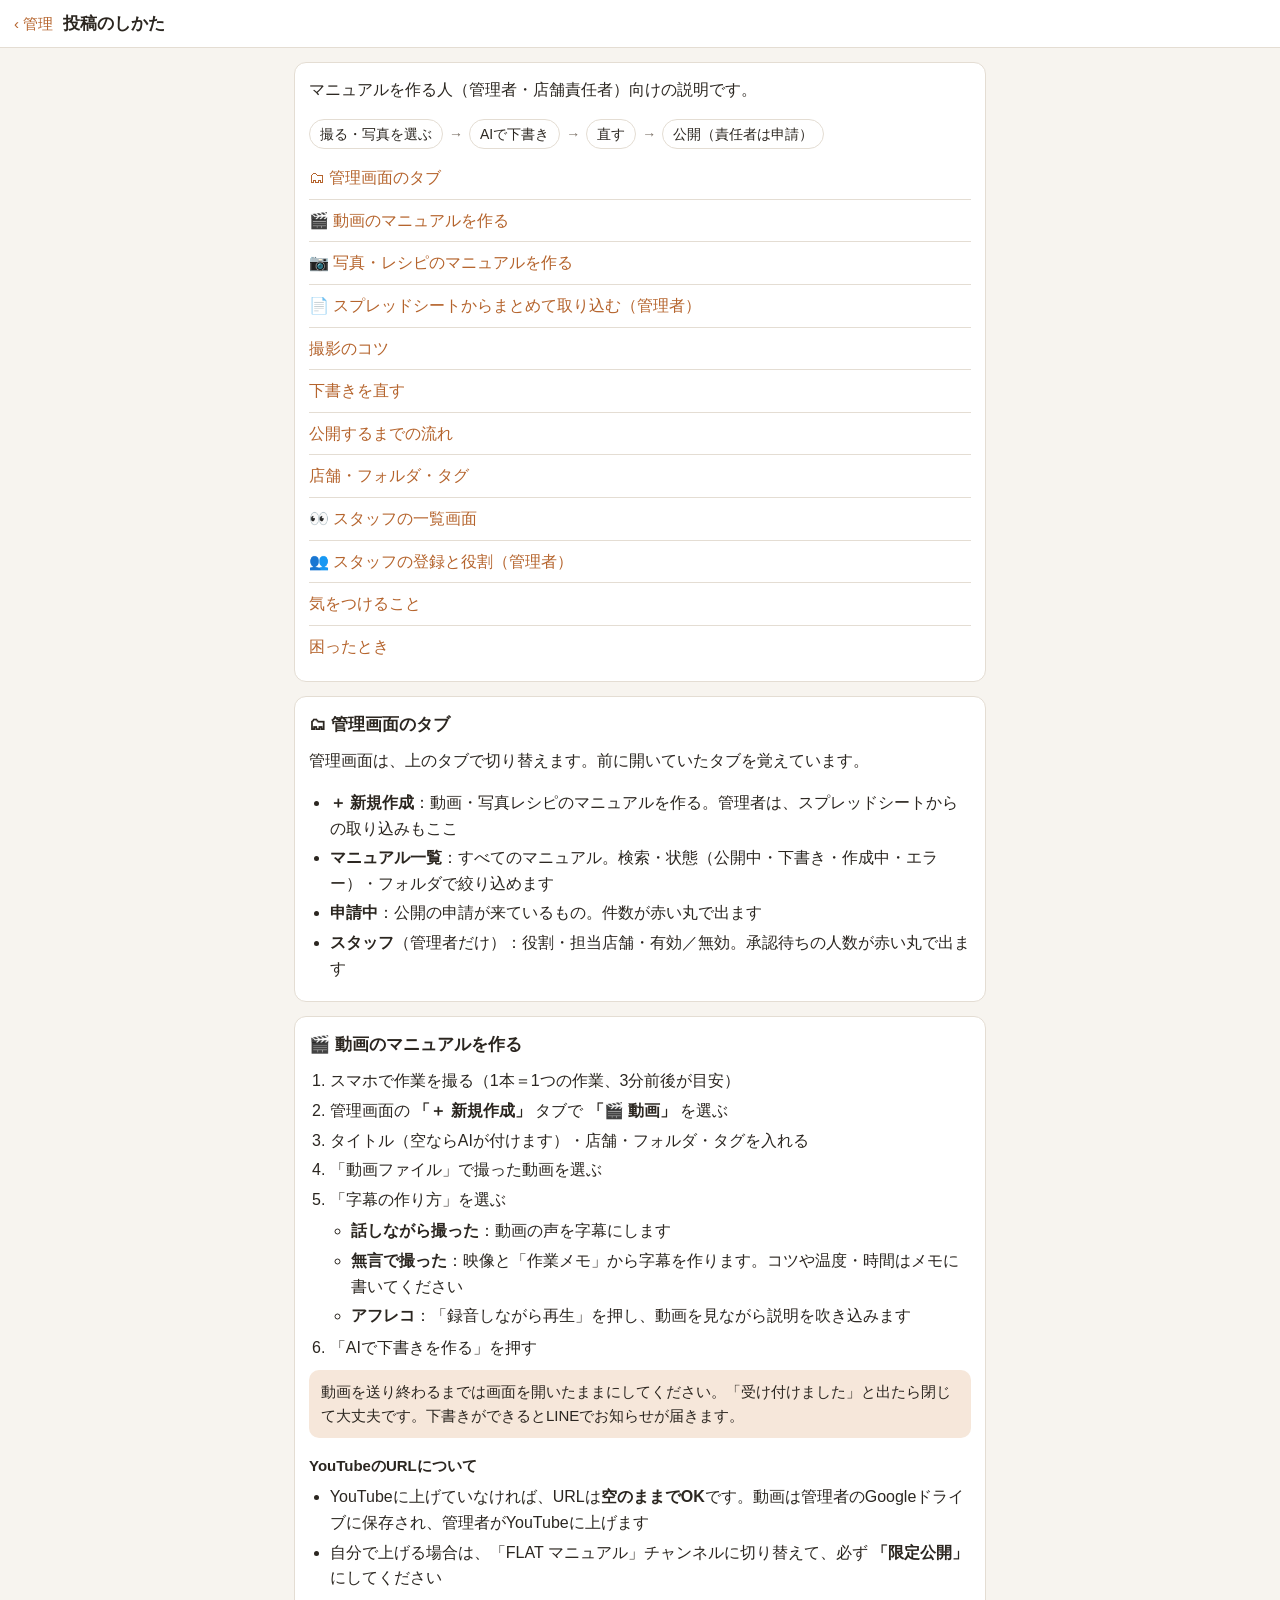
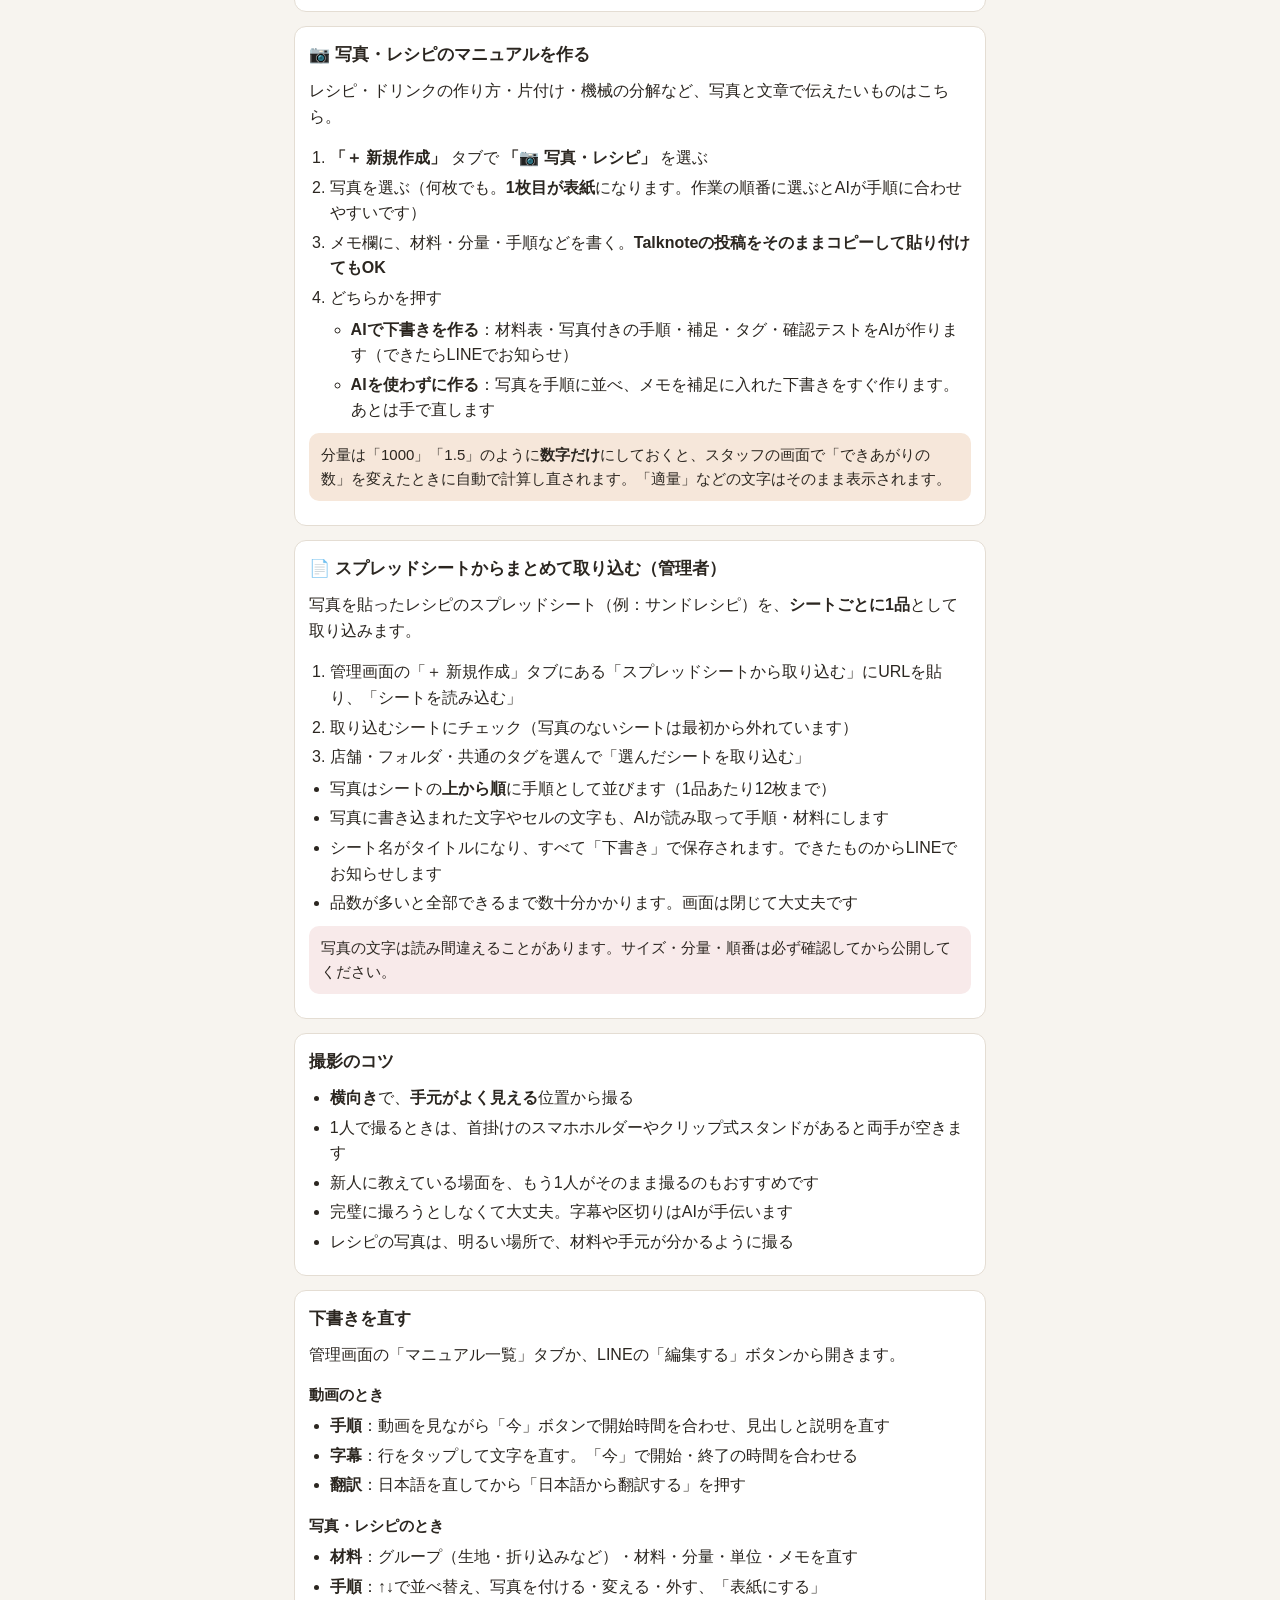
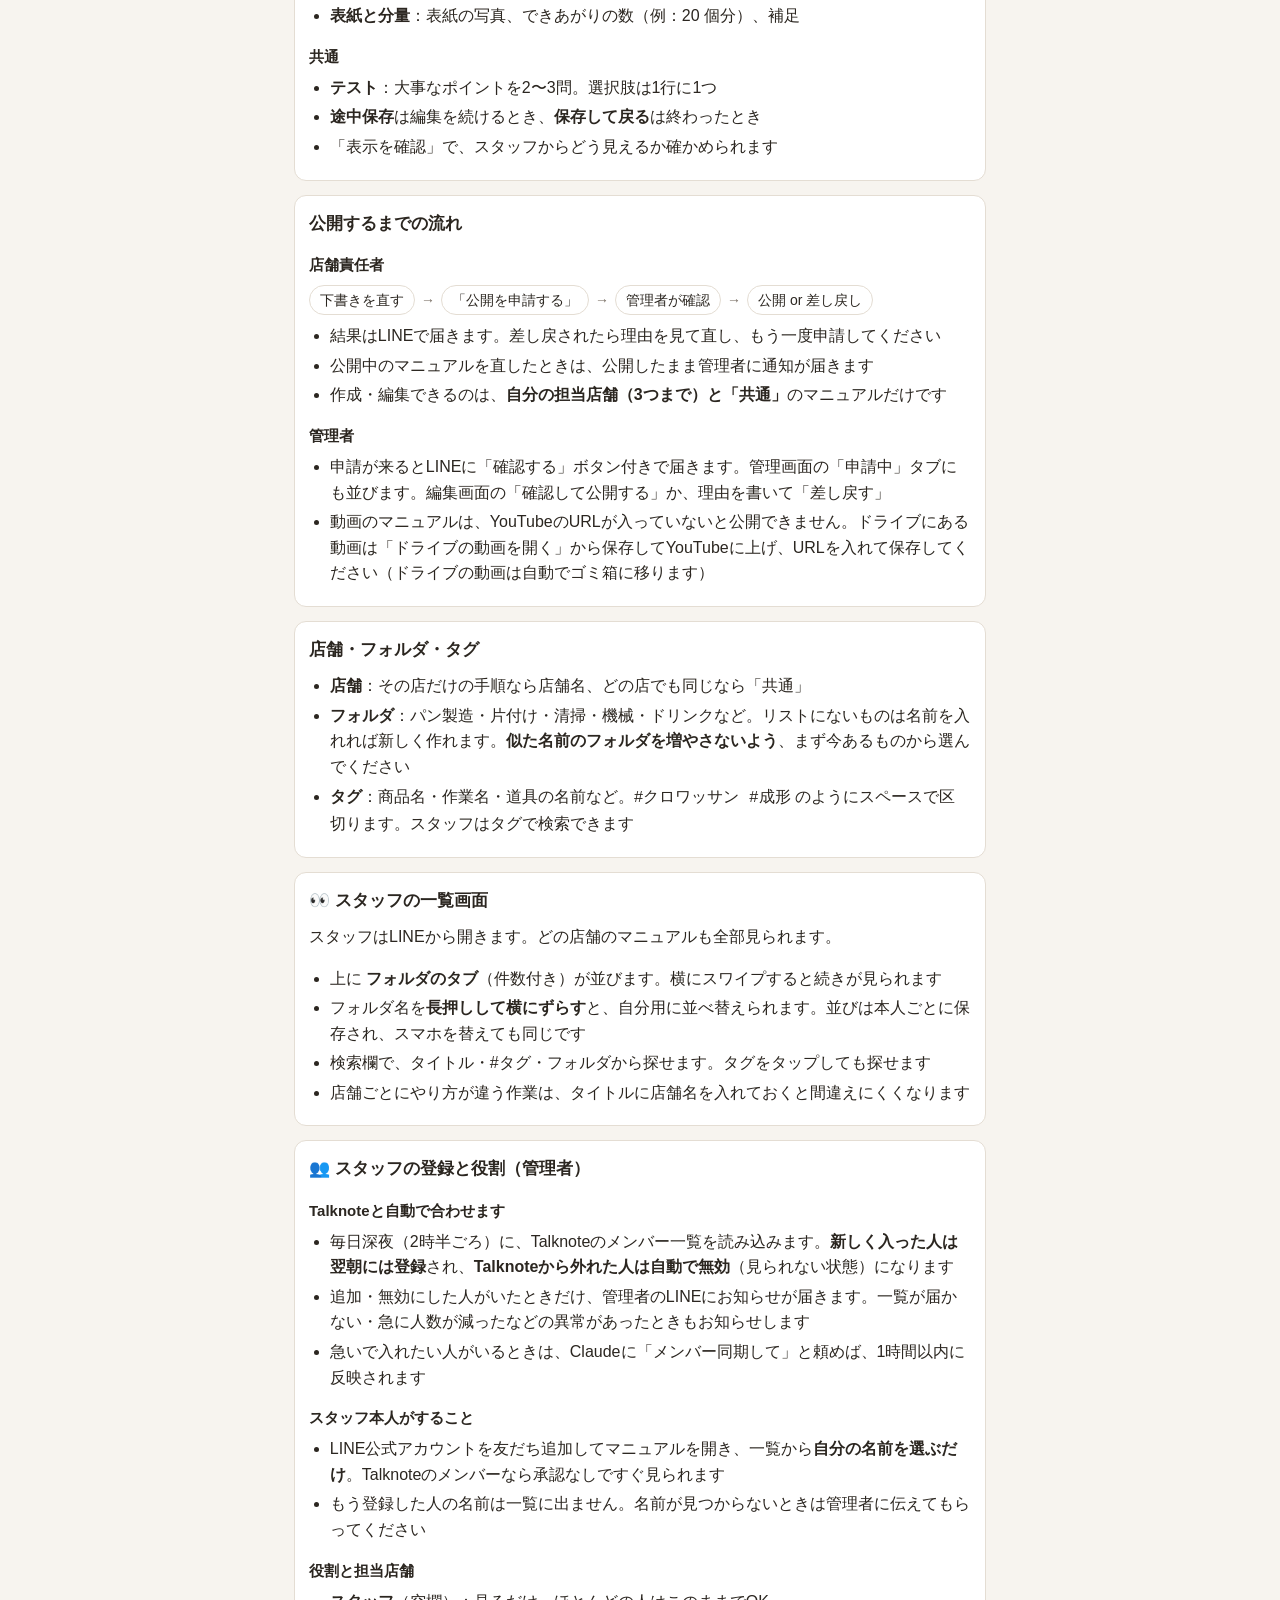
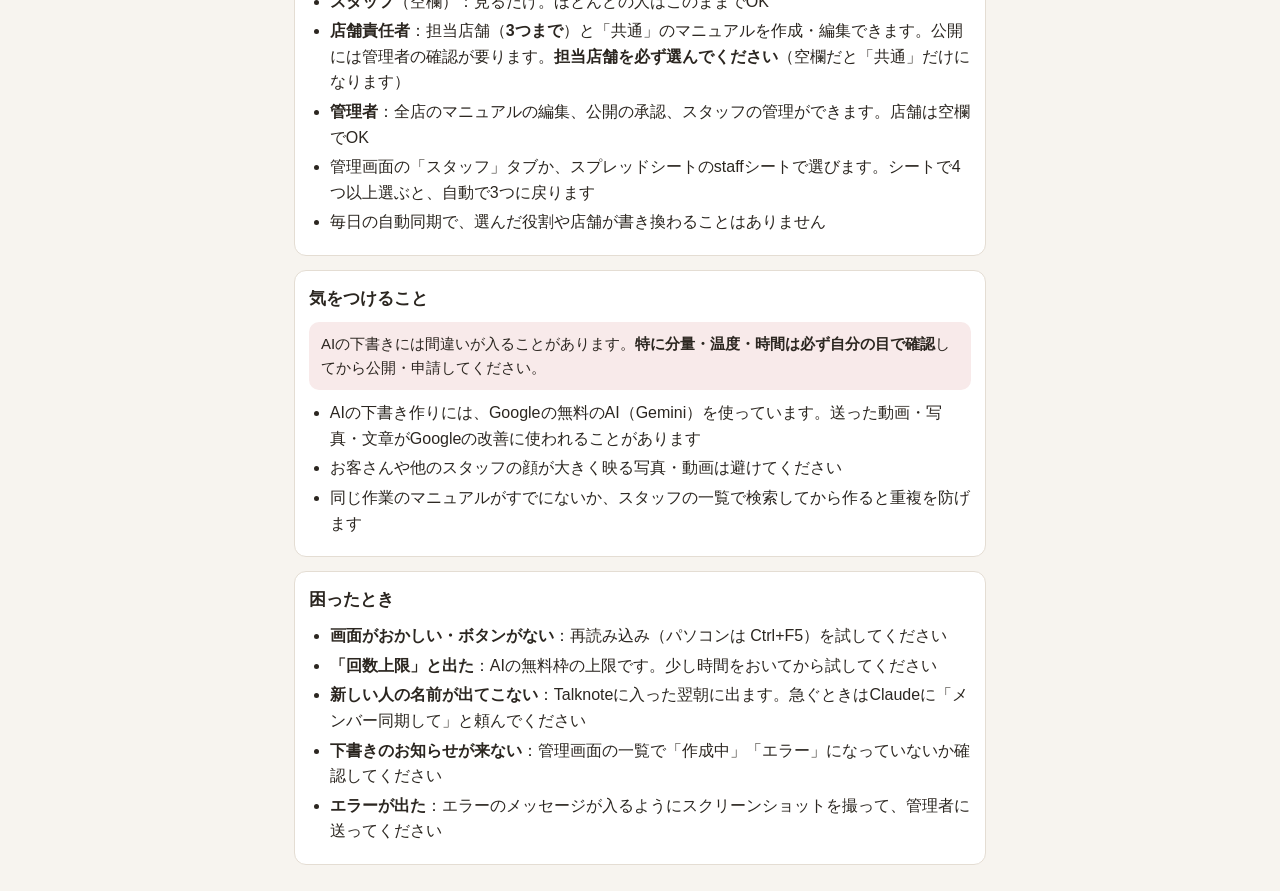
<file: docs/help.html>
<!DOCTYPE html>
<html lang="ja">
<head>
<meta charset="utf-8">
<meta name="viewport" content="width=device-width, initial-scale=1">
<title>投稿のしかた - FLAT マニュアル</title>
<link rel="stylesheet" href="style.css?v=20261126g">
<style>
  .toc a { display: block; padding: 8px 0; color: var(--accent); text-decoration: none; border-bottom: 1px solid var(--line); }
  .toc a:last-child { border-bottom: 0; }
  .card h2 { font-size: 17px; }
  .card h3 { font-size: 15px; margin: 16px 0 6px; }
  .card ol, .card ul { padding-left: 1.3em; margin: 6px 0; }
  .card li { margin: 4px 0; }
  .tip { background: var(--accent-soft); border-radius: 10px; padding: 10px 12px; margin: 10px 0; font-size: 15px; }
  .warn { background: #f8eaea; border-radius: 10px; padding: 10px 12px; margin: 10px 0; font-size: 15px; }
  .flow { display: flex; flex-wrap: wrap; gap: 6px; align-items: center; font-size: 14px; margin: 8px 0; }
  .flow span { background: #fff; border: 1px solid var(--line); border-radius: 99px; padding: 3px 10px; }
  .flow b { color: var(--sub); font-weight: 400; }
</style>
</head>
<body>
<header class="bar">
  <a href="admin.html">‹ 管理</a>
  <h1>投稿のしかた</h1>
</header>
<main>
  <div class="card">
    <p style="margin-top:0">マニュアルを作る人（管理者・店舗責任者）向けの説明です。</p>
    <div class="flow">
      <span>撮る・写真を選ぶ</span><b>→</b><span>AIで下書き</span><b>→</b><span>直す</span><b>→</b><span>公開（責任者は申請）</span>
    </div>
    <div class="toc">
      <a href="#tabs">🗂 管理画面のタブ</a>
      <a href="#video">🎬 動画のマニュアルを作る</a>
      <a href="#recipe">📷 写真・レシピのマニュアルを作る</a>
      <a href="#import">📄 スプレッドシートからまとめて取り込む（管理者）</a>
      <a href="#shoot">撮影のコツ</a>
      <a href="#edit">下書きを直す</a>
      <a href="#publish">公開するまでの流れ</a>
      <a href="#folder">店舗・フォルダ・タグ</a>
      <a href="#list">👀 スタッフの一覧画面</a>
      <a href="#staff">👥 スタッフの登録と役割（管理者）</a>
      <a href="#rules">気をつけること</a>
      <a href="#trouble">困ったとき</a>
    </div>
  </div>

  <div class="card" id="tabs">
    <h2>🗂 管理画面のタブ</h2>
    <p style="margin-top:0">管理画面は、上のタブで切り替えます。前に開いていたタブを覚えています。</p>
    <ul>
      <li><b>＋ 新規作成</b>：動画・写真レシピのマニュアルを作る。管理者は、スプレッドシートからの取り込みもここ</li>
      <li><b>マニュアル一覧</b>：すべてのマニュアル。検索・状態（公開中・下書き・作成中・エラー）・フォルダで絞り込めます</li>
      <li><b>申請中</b>：公開の申請が来ているもの。件数が赤い丸で出ます</li>
      <li><b>スタッフ</b>（管理者だけ）：役割・担当店舗・有効／無効。承認待ちの人数が赤い丸で出ます</li>
    </ul>
  </div>

  <div class="card" id="video">
    <h2>🎬 動画のマニュアルを作る</h2>
    <ol>
      <li>スマホで作業を撮る（1本＝1つの作業、3分前後が目安）</li>
      <li>管理画面の <b>「＋ 新規作成」</b> タブで <b>「🎬 動画」</b> を選ぶ</li>
      <li>タイトル（空ならAIが付けます）・店舗・フォルダ・タグを入れる</li>
      <li>「動画ファイル」で撮った動画を選ぶ</li>
      <li>「字幕の作り方」を選ぶ
        <ul>
          <li><b>話しながら撮った</b>：動画の声を字幕にします</li>
          <li><b>無言で撮った</b>：映像と「作業メモ」から字幕を作ります。コツや温度・時間はメモに書いてください</li>
          <li><b>アフレコ</b>：「録音しながら再生」を押し、動画を見ながら説明を吹き込みます</li>
        </ul>
      </li>
      <li>「AIで下書きを作る」を押す</li>
    </ol>
    <div class="tip">動画を送り終わるまでは画面を開いたままにしてください。「受け付けました」と出たら閉じて大丈夫です。下書きができるとLINEでお知らせが届きます。</div>
    <h3>YouTubeのURLについて</h3>
    <ul>
      <li>YouTubeに上げていなければ、URLは<b>空のままでOK</b>です。動画は管理者のGoogleドライブに保存され、管理者がYouTubeに上げます</li>
      <li>自分で上げる場合は、「FLAT マニュアル」チャンネルに切り替えて、必ず <b>「限定公開」</b> にしてください</li>
    </ul>
  </div>

  <div class="card" id="recipe">
    <h2>📷 写真・レシピのマニュアルを作る</h2>
    <p style="margin-top:0">レシピ・ドリンクの作り方・片付け・機械の分解など、写真と文章で伝えたいものはこちら。</p>
    <ol>
      <li><b>「＋ 新規作成」</b> タブで <b>「📷 写真・レシピ」</b> を選ぶ</li>
      <li>写真を選ぶ（何枚でも。<b>1枚目が表紙</b>になります。作業の順番に選ぶとAIが手順に合わせやすいです）</li>
      <li>メモ欄に、材料・分量・手順などを書く。<b>Talknoteの投稿をそのままコピーして貼り付けてもOK</b></li>
      <li>どちらかを押す
        <ul>
          <li><b>AIで下書きを作る</b>：材料表・写真付きの手順・補足・タグ・確認テストをAIが作ります（できたらLINEでお知らせ）</li>
          <li><b>AIを使わずに作る</b>：写真を手順に並べ、メモを補足に入れた下書きをすぐ作ります。あとは手で直します</li>
        </ul>
      </li>
    </ol>
    <div class="tip">分量は「1000」「1.5」のように<b>数字だけ</b>にしておくと、スタッフの画面で「できあがりの数」を変えたときに自動で計算し直されます。「適量」などの文字はそのまま表示されます。</div>
  </div>

  <div class="card" id="import">
    <h2>📄 スプレッドシートからまとめて取り込む（管理者）</h2>
    <p style="margin-top:0">写真を貼ったレシピのスプレッドシート（例：サンドレシピ）を、<b>シートごとに1品</b>として取り込みます。</p>
    <ol>
      <li>管理画面の「＋ 新規作成」タブにある「スプレッドシートから取り込む」にURLを貼り、「シートを読み込む」</li>
      <li>取り込むシートにチェック（写真のないシートは最初から外れています）</li>
      <li>店舗・フォルダ・共通のタグを選んで「選んだシートを取り込む」</li>
    </ol>
    <ul>
      <li>写真はシートの<b>上から順</b>に手順として並びます（1品あたり12枚まで）</li>
      <li>写真に書き込まれた文字やセルの文字も、AIが読み取って手順・材料にします</li>
      <li>シート名がタイトルになり、すべて「下書き」で保存されます。できたものからLINEでお知らせします</li>
      <li>品数が多いと全部できるまで数十分かかります。画面は閉じて大丈夫です</li>
    </ul>
    <div class="warn">写真の文字は読み間違えることがあります。サイズ・分量・順番は必ず確認してから公開してください。</div>
  </div>

  <div class="card" id="shoot">
    <h2>撮影のコツ</h2>
    <ul>
      <li><b>横向き</b>で、<b>手元がよく見える</b>位置から撮る</li>
      <li>1人で撮るときは、首掛けのスマホホルダーやクリップ式スタンドがあると両手が空きます</li>
      <li>新人に教えている場面を、もう1人がそのまま撮るのもおすすめです</li>
      <li>完璧に撮ろうとしなくて大丈夫。字幕や区切りはAIが手伝います</li>
      <li>レシピの写真は、明るい場所で、材料や手元が分かるように撮る</li>
    </ul>
  </div>

  <div class="card" id="edit">
    <h2>下書きを直す</h2>
    <p style="margin-top:0">管理画面の「マニュアル一覧」タブか、LINEの「編集する」ボタンから開きます。</p>
    <h3>動画のとき</h3>
    <ul>
      <li><b>手順</b>：動画を見ながら「今」ボタンで開始時間を合わせ、見出しと説明を直す</li>
      <li><b>字幕</b>：行をタップして文字を直す。「今」で開始・終了の時間を合わせる</li>
      <li><b>翻訳</b>：日本語を直してから「日本語から翻訳する」を押す</li>
    </ul>
    <h3>写真・レシピのとき</h3>
    <ul>
      <li><b>材料</b>：グループ（生地・折り込みなど）・材料・分量・単位・メモを直す</li>
      <li><b>手順</b>：↑↓で並べ替え、写真を付ける・変える・外す、「表紙にする」</li>
      <li><b>表紙と分量</b>：表紙の写真、できあがりの数（例：20 個分）、補足</li>
    </ul>
    <h3>共通</h3>
    <ul>
      <li><b>テスト</b>：大事なポイントを2〜3問。選択肢は1行に1つ</li>
      <li><b>途中保存</b>は編集を続けるとき、<b>保存して戻る</b>は終わったとき</li>
      <li>「表示を確認」で、スタッフからどう見えるか確かめられます</li>
    </ul>
  </div>

  <div class="card" id="publish">
    <h2>公開するまでの流れ</h2>
    <h3>店舗責任者</h3>
    <div class="flow"><span>下書きを直す</span><b>→</b><span>「公開を申請する」</span><b>→</b><span>管理者が確認</span><b>→</b><span>公開 or 差し戻し</span></div>
    <ul>
      <li>結果はLINEで届きます。差し戻されたら理由を見て直し、もう一度申請してください</li>
      <li>公開中のマニュアルを直したときは、公開したまま管理者に通知が届きます</li>
      <li>作成・編集できるのは、<b>自分の担当店舗（3つまで）と「共通」</b>のマニュアルだけです</li>
    </ul>
    <h3>管理者</h3>
    <ul>
      <li>申請が来るとLINEに「確認する」ボタン付きで届きます。管理画面の「申請中」タブにも並びます。編集画面の「確認して公開する」か、理由を書いて「差し戻す」</li>
      <li>動画のマニュアルは、YouTubeのURLが入っていないと公開できません。ドライブにある動画は「ドライブの動画を開く」から保存してYouTubeに上げ、URLを入れて保存してください（ドライブの動画は自動でゴミ箱に移ります）</li>
    </ul>
  </div>

  <div class="card" id="folder">
    <h2>店舗・フォルダ・タグ</h2>
    <ul>
      <li><b>店舗</b>：その店だけの手順なら店舗名、どの店でも同じなら「共通」</li>
      <li><b>フォルダ</b>：パン製造・片付け・清掃・機械・ドリンクなど。リストにないものは名前を入れれば新しく作れます。<b>似た名前のフォルダを増やさないよう</b>、まず今あるものから選んでください</li>
      <li><b>タグ</b>：商品名・作業名・道具の名前など。<code>#クロワッサン #成形</code> のようにスペースで区切ります。スタッフはタグで検索できます</li>
    </ul>
  </div>

  <div class="card" id="list">
    <h2>👀 スタッフの一覧画面</h2>
    <p style="margin-top:0">スタッフはLINEから開きます。どの店舗のマニュアルも全部見られます。</p>
    <ul>
      <li>上に <b>フォルダのタブ</b>（件数付き）が並びます。横にスワイプすると続きが見られます</li>
      <li>フォルダ名を<b>長押しして横にずらす</b>と、自分用に並べ替えられます。並びは本人ごとに保存され、スマホを替えても同じです</li>
      <li>検索欄で、タイトル・#タグ・フォルダから探せます。タグをタップしても探せます</li>
      <li>店舗ごとにやり方が違う作業は、タイトルに店舗名を入れておくと間違えにくくなります</li>
    </ul>
  </div>

  <div class="card" id="staff">
    <h2>👥 スタッフの登録と役割（管理者）</h2>
    <h3>Talknoteと自動で合わせます</h3>
    <ul>
      <li>毎日深夜（2時半ごろ）に、Talknoteのメンバー一覧を読み込みます。<b>新しく入った人は翌朝には登録</b>され、<b>Talknoteから外れた人は自動で無効</b>（見られない状態）になります</li>
      <li>追加・無効にした人がいたときだけ、管理者のLINEにお知らせが届きます。一覧が届かない・急に人数が減ったなどの異常があったときもお知らせします</li>
      <li>急いで入れたい人がいるときは、Claudeに「メンバー同期して」と頼めば、1時間以内に反映されます</li>
    </ul>
    <h3>スタッフ本人がすること</h3>
    <ul>
      <li>LINE公式アカウントを友だち追加してマニュアルを開き、一覧から<b>自分の名前を選ぶだけ</b>。Talknoteのメンバーなら承認なしですぐ見られます</li>
      <li>もう登録した人の名前は一覧に出ません。名前が見つからないときは管理者に伝えてもらってください</li>
    </ul>
    <h3>役割と担当店舗</h3>
    <ul>
      <li><b>スタッフ</b>（空欄）：見るだけ。ほとんどの人はこのままでOK</li>
      <li><b>店舗責任者</b>：担当店舗（<b>3つまで</b>）と「共通」のマニュアルを作成・編集できます。公開には管理者の確認が要ります。<b>担当店舗を必ず選んでください</b>（空欄だと「共通」だけになります）</li>
      <li><b>管理者</b>：全店のマニュアルの編集、公開の承認、スタッフの管理ができます。店舗は空欄でOK</li>
      <li>管理画面の「スタッフ」タブか、スプレッドシートのstaffシートで選びます。シートで4つ以上選ぶと、自動で3つに戻ります</li>
      <li>毎日の自動同期で、選んだ役割や店舗が書き換わることはありません</li>
    </ul>
  </div>

  <div class="card" id="rules">
    <h2>気をつけること</h2>
    <div class="warn">AIの下書きには間違いが入ることがあります。<b>特に分量・温度・時間は必ず自分の目で確認</b>してから公開・申請してください。</div>
    <ul>
      <li>AIの下書き作りには、Googleの無料のAI（Gemini）を使っています。送った動画・写真・文章がGoogleの改善に使われることがあります</li>
      <li>お客さんや他のスタッフの顔が大きく映る写真・動画は避けてください</li>
      <li>同じ作業のマニュアルがすでにないか、スタッフの一覧で検索してから作ると重複を防げます</li>
    </ul>
  </div>

  <div class="card" id="trouble">
    <h2>困ったとき</h2>
    <ul>
      <li><b>画面がおかしい・ボタンがない</b>：再読み込み（パソコンは Ctrl+F5）を試してください</li>
      <li><b>「回数上限」と出た</b>：AIの無料枠の上限です。少し時間をおいてから試してください</li>
      <li><b>新しい人の名前が出てこない</b>：Talknoteに入った翌朝に出ます。急ぐときはClaudeに「メンバー同期して」と頼んでください</li>
      <li><b>下書きのお知らせが来ない</b>：管理画面の一覧で「作成中」「エラー」になっていないか確認してください</li>
      <li><b>エラーが出た</b>：エラーのメッセージが入るようにスクリーンショットを撮って、管理者に送ってください</li>
    </ul>
  </div>
</main>
</body>
</html>
</file>
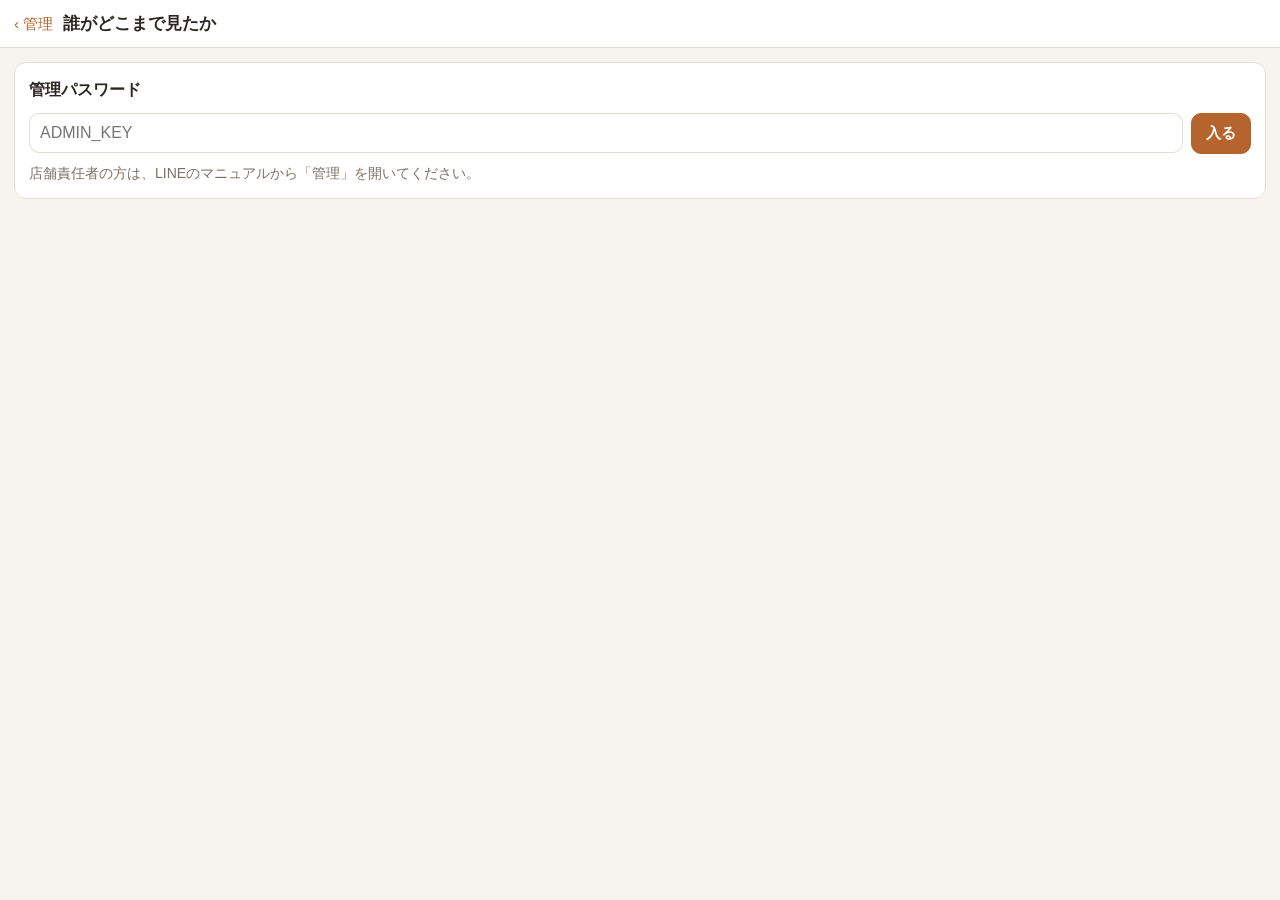
<file: docs/progress.html>
<!DOCTYPE html>
<html lang="ja">
<head>
<meta charset="utf-8">
<meta name="viewport" content="width=device-width, initial-scale=1">
<title>記録 - FLAT マニュアル</title>
<link rel="stylesheet" href="style.css?v=20261126g">
</head>
<body>
<header class="bar">
  <a href="admin.html">‹ 管理</a>
  <h1>誰がどこまで見たか</h1>
</header>
<main style="max-width:none">
  <div id="loginBox" class="card hidden">
    <h2>管理パスワード</h2>
    <div class="row">
      <input type="password" id="loginKey" class="grow" placeholder="ADMIN_KEY">
      <button class="primary" id="loginBtn">入る</button>
    </div>
    <p class="muted" id="loginNote" style="margin:8px 0 0">店舗責任者の方は、LINEのマニュアルから「管理」を開いてください。</p>
  </div>

  <div id="adminMain" class="hidden">
    <p class="muted">数字は一番よく見た回の「見た割合」。✓ は「確認しました」を押した人。テストは最後に受けた結果です。</p>
    <div class="table-wrap card" style="padding:0"><div id="table" style="padding:10px">読み込み中…</div></div>
  </div>
</main>

<script src="config.js?v=20261126g"></script>
<script src="common.js?v=20261126g"></script>
<script src="admin.js?v=20261126g"></script>
<script>
FMA.requireLogin(async function () {
  const el = document.getElementById('table');
  try {
    const r = await FMA.adminApi('progress');
    if (!r.manuals.length) { el.textContent = 'マニュアルがまだありません'; return; }
    const head = '<tr><th>名前</th>' + r.manuals.map(m => `<th>${FM.esc(m.title)}</th>`).join('') + '</tr>';
    const names = r.staff.slice();
    // スタッフ表にいない名前（未選択など）も出す
    Object.keys(r.cells).forEach(k => { const n = k.split('\u0000')[0]; if (names.indexOf(n) < 0) names.push(n); });
    const body = names.map(n => '<tr><td>' + FM.esc(n) + '</td>' + r.manuals.map(m => {
      const c = r.cells[n + '\u0000' + m.id];
      if (!c) return '<td class="muted">−</td>';
      const cls = (c.completed || c.pct >= 90) ? 'done' : 'part';
      return `<td class="${cls}">${c.pct}%${c.confirmed ? ' ✓' : ''}${c.quiz ? '<br><span class="muted">テスト ' + FM.esc(c.quiz) + '</span>' : ''}</td>`;
    }).join('') + '</tr>').join('');
    el.innerHTML = `<table class="grid">${head}${body}</table>`;
  } catch (e) { el.textContent = e.message; }
});
</script>
</body>
</html>
</file>
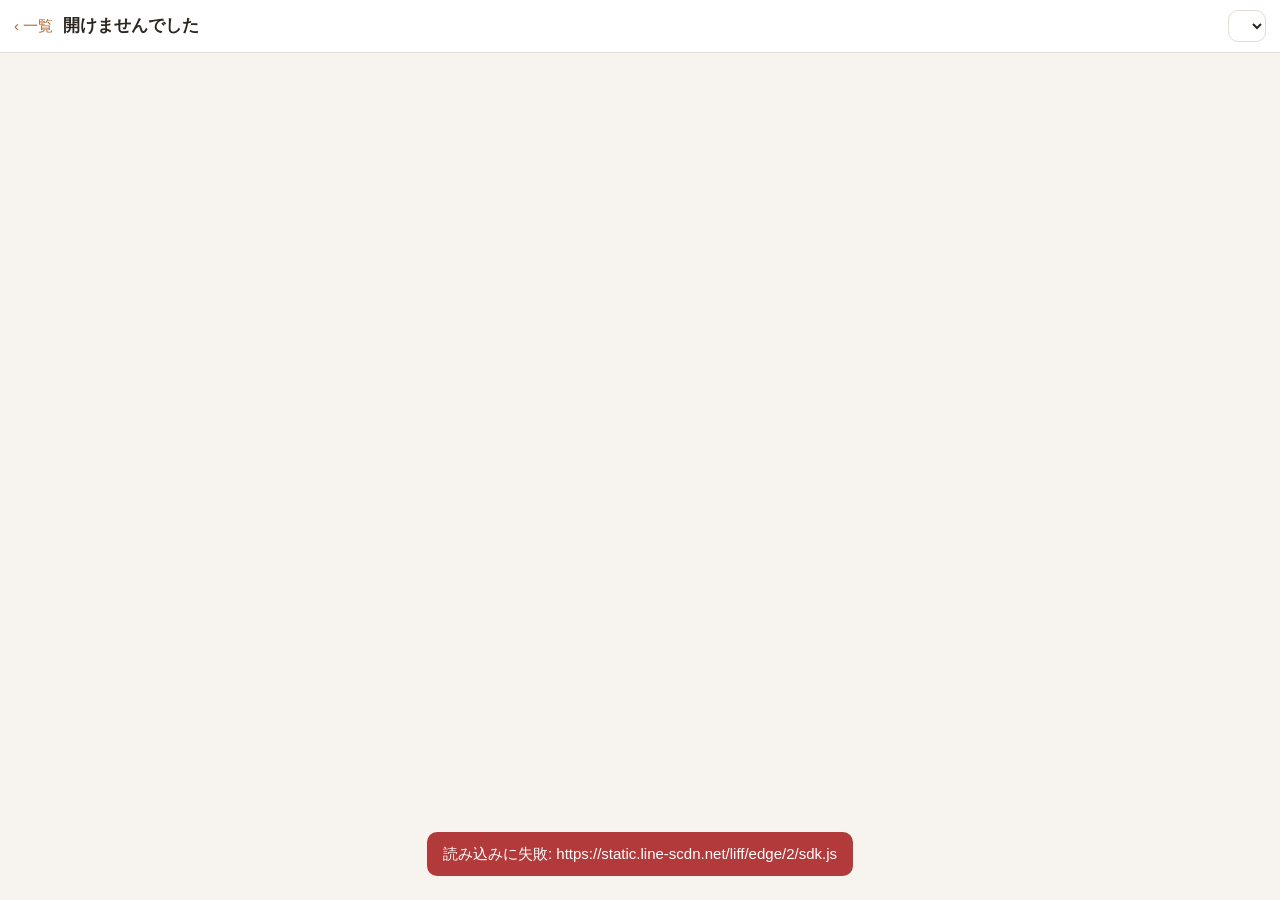
<file: docs/view.html>
<!DOCTYPE html>
<html lang="ja">
<head>
<meta charset="utf-8">
<meta name="viewport" content="width=device-width, initial-scale=1">
<title>マニュアル</title>
<link rel="stylesheet" href="style.css?v=20261126g">
</head>
<body>
<header class="bar">
  <a href="index.html">‹ 一覧</a>
  <h1 id="title">読み込み中…</h1>
  <a id="editLink" class="hidden" style="font-size:14px">編集</a>
  <select id="lang" style="width:auto;padding:6px 8px;font-size:14px"></select>
</header>
<main>
  <div id="gate" class="hidden"></div>
  <div id="content" class="hidden">
  <div id="whoBox" class="card hidden">
    <label class="field" style="margin:0">
      <span>あなたの名前を選んでください（見た記録に使います）</span>
      <select id="staff"></select>
    </label>
  </div>

  <div id="metaLine" style="margin:0 0 8px"></div>
  <div id="videoArea">
  <div class="player-wrap"><div id="player"></div></div>
  <div class="progress" style="margin-top:8px"><div id="bar"></div></div>
  <p class="muted" id="watchInfo" style="margin:4px 0 0">見た割合 0%</p>

  <div class="sub-box">
    <div class="text" id="sub">&nbsp;</div>
    <button class="small" id="reportBtn" title="字幕のまちがいを知らせる">報告</button>
  </div>
  <div id="reportBox" class="card hidden">
    <label class="field"><span>どこがおかしいですか？</span><textarea id="reportNote"></textarea></label>
    <div class="row"><button class="primary" id="reportSend">送る</button><button id="reportCancel">やめる</button></div>
  </div>
  </div>

  <!-- 写真・レシピのとき -->
  <div id="recipeArea" class="hidden">
    <img id="recipeCover" class="recipe-cover hidden" alt="">
    <div class="card" id="ingrCard" style="margin-top:14px">
      <h2>材料</h2>
      <div class="yield-row hidden" id="yieldRow">
        <input type="text" inputmode="decimal" id="yieldInput"><span id="yieldUnit"></span>
        <span class="muted" style="font-size:13px" id="yieldNote"></span>
      </div>
      <table class="ingr" id="ingrTable"></table>
    </div>
  </div>

  <h2 style="font-size:16px;margin:18px 0 8px">手順</h2>
  <ol class="steps" id="steps"></ol>
  <div class="card hidden" id="bodyCard" style="margin-top:14px"><h2>補足</h2><div class="body-text" id="bodyText"></div></div>

  <div class="card" id="quizCard" style="margin-top:18px">
    <h2>確認テスト</h2>
    <div id="quiz"></div>
    <p id="quizResult" class="muted"></p>
  </div>

  <div class="card">
    <button class="primary" id="confirmBtn" style="width:100%">確認しました</button>
    <p class="muted" id="confirmMsg" style="margin:8px 0 0"></p>
  </div>
  </div>
</main>

<script src="config.js?v=20261126g"></script>
<script src="common.js?v=20261126g"></script>
<script>
(async function () {
  const id = FM.qs('id');
  const sessionId = FM.uid();
  let manual, player, lang = 'ja';
  let staff = '', me;

  // 視聴の記録
  const track = { watchedSec: 0, duration: 0, maxPos: 0, completed: false, stepViews: {}, confirmed: false };
  let quizScore, quizTotal;
  let lastT = null, lastStep = -1, lastSub = -2, dirty = false;

  function logNow(useBeacon) {
    if (!manual) return;
    const params = Object.assign({ sessionId, manualId: id, staff }, track, { quizScore, quizTotal });
    if (useBeacon) FM.beacon('log', params);
    else FM.api('log', params).catch(() => {});
    dirty = false;
  }

  try {
    me = await FM.ready(document.getElementById('gate'), [['get', { id }]]);
  } catch (e) {
    document.getElementById('title').textContent = '開けませんでした';
    FM.toast(e.message, true);
    return;
  }
  staff = me.name || '';
  document.getElementById('content').classList.remove('hidden');

  try {
    manual = await FM.api('get', { id });
  } catch (e) {
    document.getElementById('title').textContent = '開けませんでした';
    FM.toast(e.message, true);
    return;
  }
  document.title = manual.title;
  document.getElementById('title').textContent = manual.title;
  document.getElementById('metaLine').innerHTML =
    `<span class="chip-store">${FM.esc(manual.store)}</span>` +
    (manual.folder ? `<span class="muted" style="font-size:13px">📁 ${FM.esc(manual.folder)}</span> ` : '') +
    `<div>${FM.tagsHtml(manual.tags)}</div>`;
  // タグを押したら、一覧でそのタグを検索
  document.getElementById('metaLine').addEventListener('click', e => {
    const t = e.target.closest('.tag'); if (!t) return;
    location.href = 'index.html#' + encodeURIComponent('#' + t.dataset.tag);
  });
  // 編集ボタン：管理者と、その店舗の責任者だけ
  const es = me.editStores || (me.canEdit ? ['*'] : []);
  if (es.indexOf('*') >= 0 || es.indexOf(manual.store) >= 0) {
    const el = document.getElementById('editLink');
    el.href = 'edit.html?id=' + encodeURIComponent(id);
    el.classList.remove('hidden');
  }

  // 言語
  const langSel = document.getElementById('lang');
  const hasLang = l => manual.subs.some(s => s.text[l]) || manual.steps.some(s => s.title[l]);
  const avail = manual.langs.filter((l, i) => i === 0 || hasLang(l));
  lang = avail.indexOf(FM.store.get('lang', 'ja')) >= 0 ? FM.store.get('lang', 'ja') : avail[0];
  langSel.innerHTML = avail.map(l => `<option value="${l}" ${l === lang ? 'selected' : ''}>${FM.esc(manual.langNames[l] || l)}</option>`).join('');
  if (avail.length < 2) langSel.classList.add('hidden');
  langSel.onchange = () => { lang = langSel.value; FM.store.set('lang', lang); renderSteps(); lastSub = -2; };
  const pick = (obj) => (obj && (obj[lang] || obj[manual.langs[0]])) || '';

  // 名前（ブラウザで名前を選ぶ方式のときだけ）
  if (me.mode === 'legacy' && !staff) {
    const box = document.getElementById('whoBox');
    const sel = document.getElementById('staff');
    box.classList.remove('hidden');
    sel.innerHTML = '<option value="">選んでください</option>' + (me.candidates || []).map(n => `<option>${FM.esc(n)}</option>`).join('');
    sel.onchange = () => { staff = sel.value; FM.store.set('staff', staff); if (staff) box.classList.add('hidden'); dirty = true; };
  }

  // 手順
  const stepsEl = document.getElementById('steps');
  function renderSteps() {
    const isRecipe = manual.type === 'recipe';
    stepsEl.classList.toggle('recipe', isRecipe);
    stepsEl.innerHTML = manual.steps.map((s, i) => `
      <li data-i="${i}">
        <div class="num">${i + 1}</div>
        <div class="grow">
          <div class="t">${FM.esc(pick(s.title))}${isRecipe ? '' : `<span class="time">${FM.fmtTime(s.start)}</span>`}</div>
          <div class="d">${FM.esc(pick(s.desc))}</div>
          ${isRecipe && s.image ? `<img class="step-photo" data-photo="${FM.esc(s.image)}" alt="">` : ''}
        </div>
      </li>`).join('');
    if (isRecipe) FM.loadPhotos(stepsEl);
    highlight(lastStep, false);
  }
  stepsEl.addEventListener('click', e => {
    const li = e.target.closest('li');
    if (!li || !player || !player.seekTo) return;
    const s = manual.steps[Number(li.dataset.i)];
    player.seekTo(s.start, true);
    player.playVideo();
    window.scrollTo({ top: 0, behavior: 'smooth' });
  });
  function highlight(i, scroll) {
    stepsEl.querySelectorAll('li').forEach((li, k) => li.classList.toggle('active', k === i));
  }
  renderSteps();

  // テスト
  const quizEl = document.getElementById('quiz');
  if (!manual.quiz.length) document.getElementById('quizCard').classList.add('hidden');
  const answers = {};
  quizEl.innerHTML = manual.quiz.map((q, qi) => `
    <div class="quiz-q" data-q="${qi}">
      <div><strong>Q${qi + 1}.</strong> ${FM.esc(q.question)}</div>
      <div class="choices">${q.choices.map((c, ci) => `<button data-c="${ci}">${FM.esc(c)}</button>`).join('')}</div>
    </div>`).join('');
  quizEl.addEventListener('click', e => {
    const b = e.target.closest('button[data-c]');
    if (!b) return;
    const box = b.closest('.quiz-q');
    const qi = Number(box.dataset.q);
    if (answers[qi] !== undefined) return;
    const ci = Number(b.dataset.c);
    answers[qi] = ci;
    const correct = manual.quiz[qi].answer;
    box.querySelectorAll('button').forEach((x, k) => {
      if (k === correct) x.classList.add('correct');
      else if (k === ci) x.classList.add('wrong');
      x.disabled = true;
    });
    if (Object.keys(answers).length === manual.quiz.length) {
      quizTotal = manual.quiz.length;
      quizScore = manual.quiz.filter((q, k) => answers[k] === q.answer).length;
      document.getElementById('quizResult').textContent = `${quizTotal}問中 ${quizScore}問 正解`;
      logNow();
    }
  });

  // 確認ボタン
  document.getElementById('confirmBtn').onclick = async () => {
    if (!staff) { FM.toast('先に名前を選んでください', true); window.scrollTo({ top: 0 }); return; }
    const btn = document.getElementById('confirmBtn');
    btn.disabled = true;
    btn.textContent = '記録しています…';
    track.confirmed = true;
    if (manual.type === 'recipe') track.completed = true;
    if (player && player.pauseVideo) player.pauseVideo();
    try {
      await FM.api('log', Object.assign({ sessionId, manualId: id, staff }, track, { quizScore, quizTotal }));
      dirty = false;
      document.getElementById('confirmMsg').textContent = '記録しました。おつかれさまでした。一覧に戻ります…';
      setTimeout(() => { location.href = 'index.html'; }, 1200);
    } catch (e) {
      btn.disabled = false;
      btn.textContent = '確認しました';
      FM.toast('記録できませんでした。もう一度押してください', true);
    }
  };

  // 字幕の報告
  const reportBox = document.getElementById('reportBox');
  let reportIdx = -1;
  document.getElementById('reportBtn').onclick = () => {
    reportIdx = lastSub;
    if (player && player.pauseVideo) player.pauseVideo();
    reportBox.classList.remove('hidden');
    document.getElementById('reportNote').focus();
  };
  document.getElementById('reportCancel').onclick = () => reportBox.classList.add('hidden');
  document.getElementById('reportSend').onclick = async () => {
    const note = document.getElementById('reportNote').value.trim();
    if (!note) return;
    try {
      await FM.api('report', { manualId: id, staff, subIdx: reportIdx, note });
      FM.toast('送りました。ありがとうございます');
      document.getElementById('reportNote').value = '';
      reportBox.classList.add('hidden');
    } catch (e) { FM.toast(e.message, true); }
  };

  // 写真・レシピ
  if (manual.type === 'recipe') {
    document.getElementById('videoArea').classList.add('hidden');
    document.getElementById('recipeArea').classList.remove('hidden');
    if (manual.cover) {
      const c = document.getElementById('recipeCover');
      c.setAttribute('data-photo', manual.cover); c.classList.remove('hidden'); FM.loadPhotos(c.parentNode);
    }
    const baseQty = Number(manual.yieldQty) || 0;
    const ingrTable = document.getElementById('ingrTable');
    const renderIngr = ratio => {
      let lastGroup = null;
      ingrTable.innerHTML = manual.ingredients.map(g => {
        let head = '';
        if (g.group && g.group !== lastGroup) head = `<tr class="grp"><td colspan="3">${FM.esc(g.group)}</td></tr>`;
        lastGroup = g.group;
        return head + `<tr><td>${FM.esc(g.name)}${g.note ? `<div class="note">${FM.esc(g.note)}</div>` : ''}</td>
          <td class="amt">${FM.esc(FM.scaleAmount(g.amount, ratio))}</td><td>${FM.esc(g.unit)}</td></tr>`;
      }).join('');
    };
    if (!manual.ingredients.length) document.getElementById('ingrCard').classList.add('hidden');
    renderIngr(1);
    if (baseQty) {
      document.getElementById('yieldRow').classList.remove('hidden');
      const inp = document.getElementById('yieldInput');
      inp.value = manual.yieldQty;
      document.getElementById('yieldUnit').textContent = manual.yieldUnit;
      document.getElementById('yieldNote').textContent = '数を変えると分量も変わります';
      inp.addEventListener('input', () => { const v = Number(inp.value); renderIngr(v > 0 ? v / baseQty : 1); });
    }
    if (manual.body) {
      document.getElementById('bodyText').textContent = manual.body;
      document.getElementById('bodyCard').classList.remove('hidden');
    }
    // レシピは「確認しました」で完了扱い
    window.addEventListener('pagehide', () => logNow(true));
    logNow();
    return;
  }

  // 動画
  if (!manual.youtubeId) {
    document.getElementById('player').outerHTML = '<div style="color:#fff;display:flex;align-items:center;justify-content:center">動画がまだ登録されていません</div>';
    return;
  }
  const YT = await FM.loadYouTube();
  player = new YT.Player('player', {
    videoId: manual.youtubeId,
    playerVars: { playsinline: 1, rel: 0, modestbranding: 1, cc_load_policy: 0 },
    events: {
      onStateChange: ev => {
        if (ev.data === YT.PlayerState.PAUSED || ev.data === YT.PlayerState.ENDED) logNow();
      }
    }
  });

  const subEl = document.getElementById('sub');
  setInterval(() => {
    if (!player || !player.getCurrentTime) return;
    const t = player.getCurrentTime() || 0;
    const playing = player.getPlayerState && player.getPlayerState() === YT.PlayerState.PLAYING;
    track.duration = player.getDuration() || track.duration;

    if (playing && lastT !== null) {
      const d = t - lastT;
      if (d > 0 && d <= 1.5) { track.watchedSec += d; dirty = true; } // 飛ばした分は数えない
    }
    lastT = t;
    track.maxPos = Math.max(track.maxPos, t);
    if (track.duration && track.watchedSec >= track.duration * 0.9 && !track.completed) {
      track.completed = true; dirty = true; logNow();
    }

    const si = FM.indexAt(manual.steps, t, false);
    if (si !== lastStep) {
      if (playing && si >= 0) { track.stepViews[si] = (track.stepViews[si] || 0) + 1; dirty = true; }
      lastStep = si;
      highlight(si, true);
    }
    const ui = FM.indexAt(manual.subs, t, true);
    if (ui !== lastSub) {
      lastSub = ui;
      subEl.textContent = ui >= 0 ? pick(manual.subs[ui].text) : ' ';
    }

    const pct = track.duration ? Math.min(100, Math.round(track.watchedSec / track.duration * 100)) : 0;
    document.getElementById('bar').style.width = pct + '%';
    document.getElementById('watchInfo').textContent = '見た割合 ' + pct + '%' + (track.completed ? '（最後まで見ました）' : '');
  }, 500);

  setInterval(() => { if (dirty) logNow(); }, 15000);
  window.addEventListener('pagehide', () => logNow(true));
  document.addEventListener('visibilitychange', () => { if (document.visibilityState === 'hidden' && dirty) logNow(true); });
})();
</script>
</body>
</html>
</file>
<file: docs/style.css>
:root {
  --bg: #f7f4ef;
  --card: #ffffff;
  --ink: #2b2620;
  --sub: #7a7066;
  --line: #e4ddd3;
  --accent: #b5642d;
  --accent-soft: #f6e7da;
  --ok: #3f7d4f;
  --ng: #b33a3a;
}

* { box-sizing: border-box; }

body {
  margin: 0;
  font-family: -apple-system, BlinkMacSystemFont, "Hiragino Sans", "Noto Sans JP", sans-serif;
  background: var(--bg);
  color: var(--ink);
  font-size: 16px;
  line-height: 1.6;
  -webkit-text-size-adjust: 100%;
}

header.bar {
  position: sticky; top: 0; z-index: 10;
  display: flex; align-items: center; gap: 10px;
  padding: 10px 14px;
  background: var(--card);
  border-bottom: 1px solid var(--line);
}
header.bar h1 { font-size: 17px; margin: 0; flex: 1; overflow: hidden; text-overflow: ellipsis; white-space: nowrap; }
header.bar a { color: var(--accent); text-decoration: none; font-size: 15px; }

main { max-width: 720px; margin: 0 auto; padding: 14px; }

.card {
  background: var(--card);
  border: 1px solid var(--line);
  border-radius: 12px;
  padding: 14px;
  margin-bottom: 14px;
}
.card h2 { font-size: 16px; margin: 0 0 10px; }

.muted { color: var(--sub); font-size: 14px; }
.row { display: flex; gap: 8px; align-items: center; flex-wrap: wrap; }
.grow { flex: 1; min-width: 0; }
label.row { flex-wrap: nowrap; }
input[type=checkbox] { width: 20px; height: 20px; flex: none; margin: 0; }

button, .btn {
  appearance: none;
  border: 1px solid var(--line);
  background: var(--card);
  color: var(--ink);
  border-radius: 10px;
  padding: 10px 14px;
  font-size: 15px;
  cursor: pointer;
  text-decoration: none;
  display: inline-block;
}
button.primary, .btn.primary { background: var(--accent); border-color: var(--accent); color: #fff; font-weight: 600; }
button.small { padding: 6px 10px; font-size: 13px; }
button:disabled { opacity: .5; cursor: default; }
button.danger { color: var(--ng); }

input[type=text], input[type=password], input[type=url], textarea, select {
  width: 100%;
  font-size: 16px;
  padding: 10px;
  border: 1px solid var(--line);
  border-radius: 10px;
  background: #fff;
  color: var(--ink);
  font-family: inherit;
}
textarea { min-height: 90px; resize: vertical; }
label.field { display: block; margin-bottom: 12px; }
label.field > span { display: block; font-size: 14px; color: var(--sub); margin-bottom: 4px; }

/* 一覧 */
.list a.item {
  display: flex; align-items: center; gap: 12px;
  padding: 12px; margin-bottom: 10px;
  background: var(--card); border: 1px solid var(--line); border-radius: 12px;
  color: var(--ink); text-decoration: none;
}
.list img.thumb { width: 96px; height: 54px; object-fit: cover; border-radius: 6px; background: #ddd; flex: none; }
.badge { font-size: 12px; padding: 2px 8px; border-radius: 99px; background: var(--accent-soft); color: var(--accent); white-space: nowrap; }
.badge.draft { background: #eee; color: var(--sub); }

/* 動画 */
.player-wrap { position: relative; width: 100%; padding-top: 56.25%; background: #000; border-radius: 12px; overflow: hidden; }
.player-wrap > div, .player-wrap > iframe { position: absolute; inset: 0; width: 100%; height: 100%; }

.sub-box {
  min-height: 3.6em;
  margin: 10px 0 14px;
  padding: 12px 14px;
  background: #2b2620;
  color: #fff;
  border-radius: 12px;
  font-size: 19px;
  font-weight: 600;
  line-height: 1.5;
  display: flex; align-items: center; gap: 10px;
}
.sub-box .text { flex: 1; }
.sub-box button { background: transparent; color: #cfc6bb; border-color: #5a524a; }

.steps { list-style: none; margin: 0; padding: 0; }
.steps li {
  display: flex; gap: 12px;
  padding: 12px;
  border: 1px solid var(--line);
  border-radius: 12px;
  margin-bottom: 8px;
  background: var(--card);
  cursor: pointer;
}
.steps li .num {
  flex: none; width: 30px; height: 30px; border-radius: 50%;
  background: var(--accent-soft); color: var(--accent);
  display: flex; align-items: center; justify-content: center; font-weight: 700;
}
.steps li .t { font-weight: 700; }
.steps li .time { color: var(--sub); font-size: 13px; margin-left: 6px; font-weight: 400; }
.steps li .d { font-size: 15px; color: #4a4239; }
.steps li.active { border-color: var(--accent); background: #fffaf5; box-shadow: 0 0 0 2px var(--accent-soft); }
.steps li.active .num { background: var(--accent); color: #fff; }

.progress { height: 6px; background: var(--line); border-radius: 99px; overflow: hidden; }
.progress > div { height: 100%; background: var(--accent); width: 0; transition: width .3s; }

/* テスト */
.quiz-q { margin-bottom: 16px; }
.quiz-q .choices button { display: block; width: 100%; text-align: left; margin-top: 6px; }
.quiz-q .choices button.correct { border-color: var(--ok); background: #eaf4ec; }
.quiz-q .choices button.wrong { border-color: var(--ng); background: #f8eaea; }

/* 編集 */
.edit-row { border: 1px solid var(--line); border-radius: 10px; padding: 10px; margin-bottom: 8px; background: #fff; }
.edit-row.active { border-color: var(--accent); box-shadow: 0 0 0 2px var(--accent-soft); }
.edit-row .time-input { width: 78px; flex: none; }
.edit-row textarea { min-height: 54px; margin-top: 6px; }
.edit-row input[type=text] { margin-top: 6px; }
.tabs { display: flex; gap: 6px; margin-bottom: 12px; overflow-x: auto; }
.tabs button.on { background: var(--ink); color: #fff; border-color: var(--ink); }

/* 一覧表 */
.table-wrap { overflow-x: auto; }
table.grid { border-collapse: collapse; font-size: 14px; min-width: 100%; }
table.grid th, table.grid td { border: 1px solid var(--line); padding: 6px 8px; text-align: center; white-space: nowrap; background: #fff; }
table.grid th:first-child, table.grid td:first-child { text-align: left; position: sticky; left: 0; }
td.done { background: #eaf4ec !important; }
td.part { background: #fff6e8 !important; }

#toast {
  position: fixed; left: 50%; bottom: 24px; transform: translateX(-50%) translateY(20px);
  background: #2b2620; color: #fff; padding: 10px 16px; border-radius: 10px;
  opacity: 0; pointer-events: none; transition: all .25s; max-width: 90vw; z-index: 50; font-size: 15px;
}
#toast.show { opacity: 1; transform: translateX(-50%) translateY(0); }
#toast.error { background: var(--ng); }

.hidden { display: none !important; }

/* タグ・店舗・フォルダ */
.tag { display: inline-block; font-size: 12px; color: var(--accent); background: var(--accent-soft); border-radius: 99px; padding: 1px 8px; margin: 4px 4px 0 0; cursor: pointer; }
.chip-store { display: inline-block; font-size: 12px; color: #4a4239; background: #eee6dc; border-radius: 6px; padding: 1px 6px; margin-right: 4px; }
.folder-head { font-size: 15px; font-weight: 700; margin: 18px 0 8px; display: flex; align-items: center; gap: 6px; }
.folder-head .count { color: var(--sub); font-weight: 400; font-size: 13px; }
.filters { display: grid; grid-template-columns: 1fr 1fr; gap: 8px; margin-top: 8px; }
.filters select { padding: 8px; font-size: 15px; }
.is-editor .admin-only { display: none !important; }
.editor-only { display: none; }
.is-editor .editor-only { display: inline; }

/* レシピ */
.recipe-cover { width: 100%; border-radius: 12px; display: block; background: #eee; min-height: 120px; object-fit: cover; max-height: 60vh; }
table.ingr { width: 100%; border-collapse: collapse; font-size: 15px; }
table.ingr td { padding: 7px 4px; border-bottom: 1px solid var(--line); vertical-align: top; }
table.ingr td.amt { text-align: right; white-space: nowrap; font-weight: 700; width: 1%; }
table.ingr tr.grp td { font-weight: 700; color: var(--accent); border-bottom: 0; padding-top: 14px; }
table.ingr td.note { color: var(--sub); font-size: 13px; }
.steps li img.step-photo { width: 100%; border-radius: 10px; margin-top: 8px; background: #eee; min-height: 80px; }
.steps.recipe li { cursor: default; }
.yield-row { display: flex; align-items: center; gap: 8px; margin: 4px 0 10px; }
.yield-row input { width: 90px; }
.body-text { white-space: pre-wrap; }
.thumb-icon { width: 96px; height: 54px; border-radius: 6px; background: #eee6dc; display: flex; align-items: center; justify-content: center; font-size: 22px; flex: none; }
.photo-pick { display: flex; gap: 6px; flex-wrap: wrap; margin-top: 6px; }
.photo-pick img { width: 72px; height: 72px; object-fit: cover; border-radius: 8px; }
.type-tabs { display: flex; gap: 6px; margin-bottom: 12px; }
.type-tabs button.on { background: var(--ink); color: #fff; border-color: var(--ink); }
.ingr-edit { display: grid; grid-template-columns: 1fr 2fr 1fr 1fr auto; gap: 4px; margin-bottom: 4px; }
.ingr-edit input { padding: 8px 6px; font-size: 14px; }

/* 上のタブ（管理画面・一覧） */
.tabbar {
  display: flex; gap: 6px; overflow-x: auto; -webkit-overflow-scrolling: touch; scrollbar-width: none;
  position: sticky; top: 45px; z-index: 5; background: var(--bg);
  margin: -14px -14px 12px; padding: 10px 14px;
  border-bottom: 1px solid var(--line);
}
.tabbar::-webkit-scrollbar { display: none; }
.tabbar button { flex: 0 0 auto; border-radius: 99px; padding: 8px 14px; font-size: 15px; white-space: nowrap; }
.tabbar button.on { background: var(--ink); border-color: var(--ink); color: #fff; }
.tabbar .n { margin-left: 5px; font-size: 13px; opacity: .65; }
.tabbar .n:empty { display: none; }
.tabbar .n.alert { opacity: 1; background: #d9534f; color: #fff; border-radius: 99px; padding: 1px 7px; }
/* フォルダのタブの並べ替え */
.tabbar button { -webkit-touch-callout: none; -webkit-user-select: none; user-select: none; }
.tabbar.sorting { overflow-x: hidden; }
/* 動かしているタブ */
.tabbar button.dragging { position: relative; box-shadow: 0 4px 14px rgba(0,0,0,.18); background: var(--accent); border-color: var(--accent); color: #fff; z-index: 2; }
.tabbar.sorting button { will-change: transform; }
/* スタッフの店舗チェック（3つまで） */
.store-checks { display: flex; flex-wrap: wrap; gap: 6px; margin-top: 6px; }
.store-checks .chk { display: inline-flex; align-items: center; gap: 4px; font-size: 14px; border: 1px solid var(--line); border-radius: 99px; padding: 4px 10px; background: #fff; }
.store-checks .chk input { width: auto; margin: 0; }
</file>
